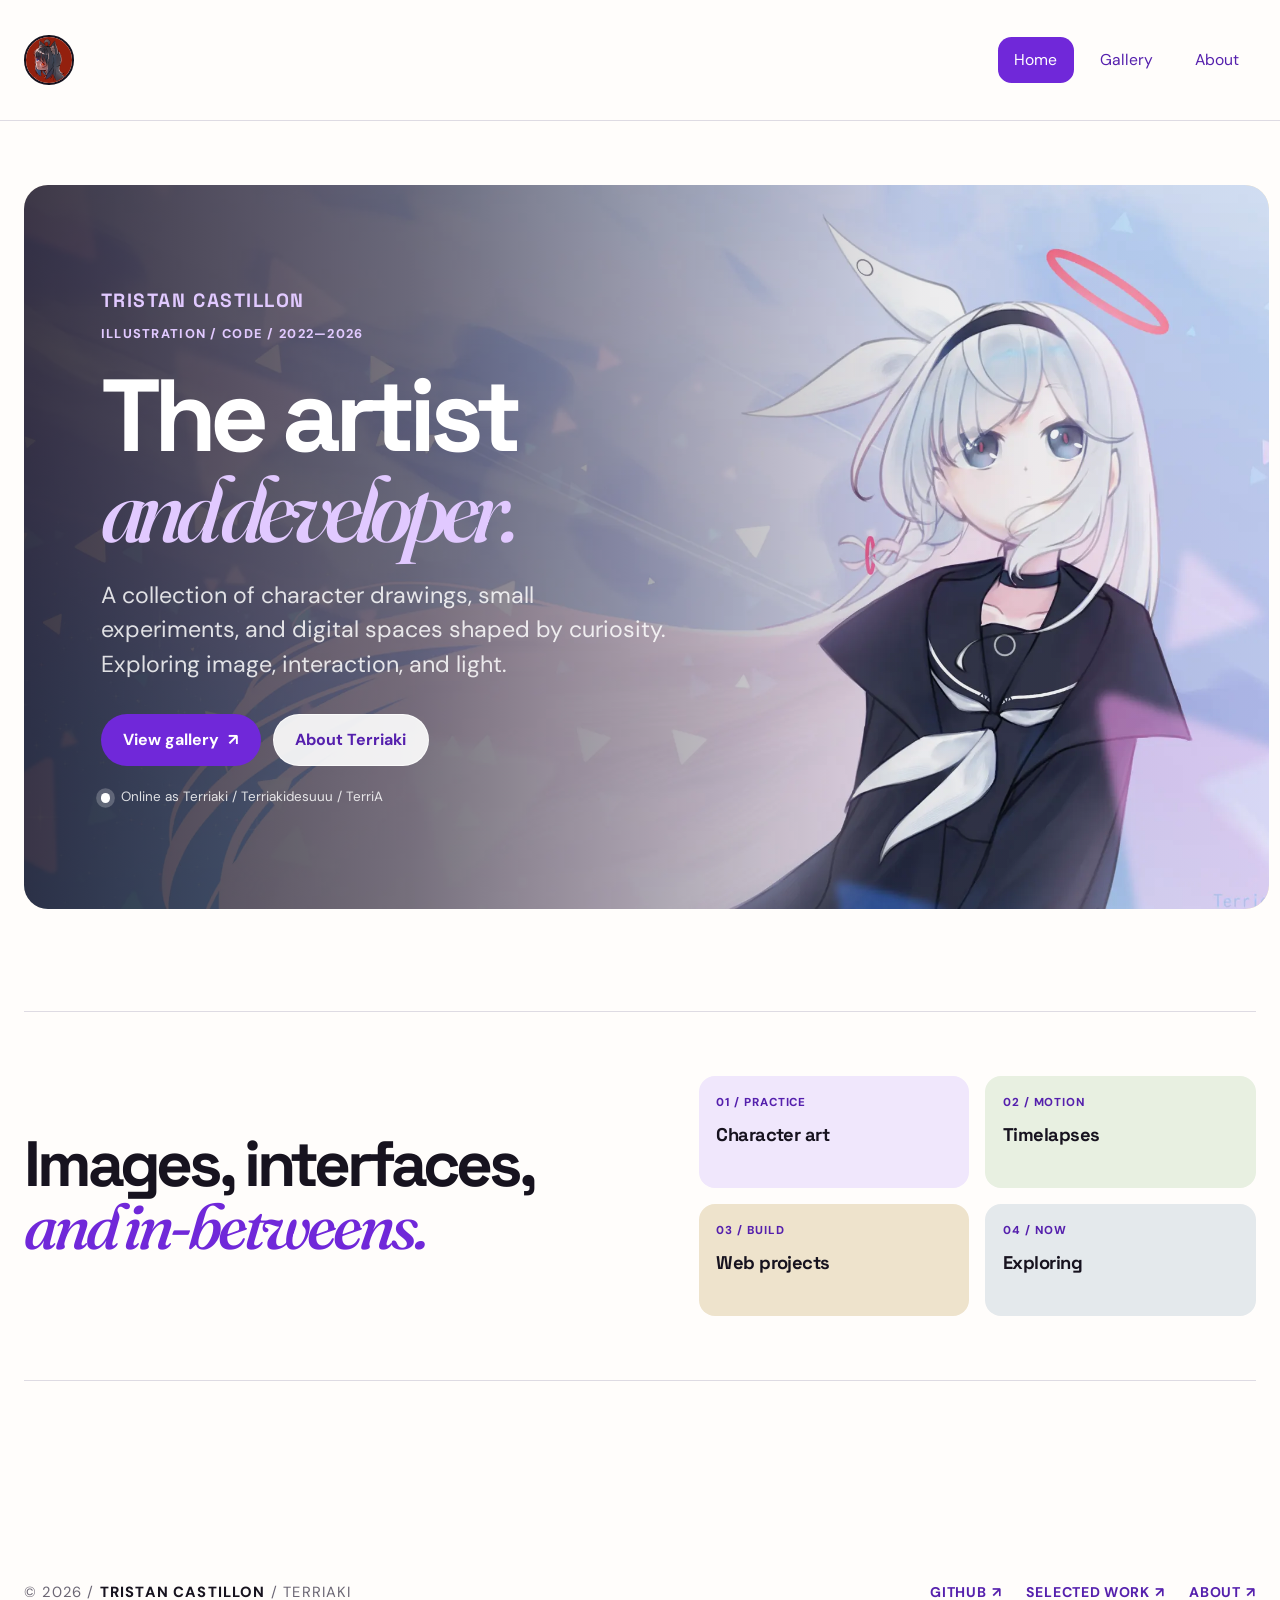
<file: index.html>
<!doctype html>
<html lang="en">
  <head>
    <meta charset="UTF-8" />
    <meta name="viewport" content="width=device-width, initial-scale=1" />
    <meta name="theme-color" content="#fffdfb" />
    <meta name="author" content="Tristan Castillon" />
    <meta name="description" content="Terriaki's art and web portfolio: character illustration, doodles, timelapses, and playful digital projects." />
    <meta name="robots" content="index, follow, max-image-preview:large" />
    <link rel="canonical" href="https://terriakidesu.github.io/portfolio/" />
    <link rel="icon" href="assets/brand/favicon.svg" type="image/svg+xml" />
    <link rel="preconnect" href="https://fonts.googleapis.com" />
    <link rel="preconnect" href="https://fonts.gstatic.com" crossorigin />
    <link href="https://fonts.googleapis.com/css2?family=DM+Sans:wght@400;500;600;700;800&family=Fraunces:opsz,wght@9..144,500&family=Space+Grotesk:wght@500;600;700&display=swap" rel="stylesheet" />
    <link rel="stylesheet" href="css/base.css" />
    <link rel="stylesheet" href="css/components.css" />
    <link rel="stylesheet" href="css/pages.css" />
    <title>Tristan Castillon / Terriaki — Art, Motion &amp; Web Experiments</title>
    <meta property="og:type" content="website" />
    <meta property="og:site_name" content="Terriaki" />
    <meta property="og:title" content="Tristan Castillon / Terriaki — Art, Motion &amp; Web Experiments" />
    <meta property="og:description" content="Character illustration, doodles, timelapses, and playful digital projects by Terriaki." />
    <meta property="og:url" content="https://terriakidesu.github.io/portfolio/" />
    <meta property="og:image" content="https://terriakidesu.github.io/portfolio/assets/optimized/artworks/plana-bg.webp" />
    <meta property="og:image:alt" content="Illustration of Plana from Blue Archive against a pale blue background" />
    <meta name="twitter:card" content="summary_large_image" />
    <meta name="twitter:title" content="Tristan Castillon / Terriaki — Art, Motion &amp; Web Experiments" />
    <meta name="twitter:description" content="Character illustration, doodles, timelapses, and playful digital projects by Terriaki." />
    <meta name="twitter:image" content="https://terriakidesu.github.io/portfolio/assets/optimized/artworks/plana-bg.webp" />
    <script type="application/ld+json">
      {
        "@context": "https://schema.org",
        "@type": "Person",
        "name": "Tristan Castillon",
        "alternateName": ["Terriaki", "Terriakidesuuu", "TerriA"],
        "url": "https://terriakidesu.github.io/portfolio/",
        "sameAs": ["https://github.com/Terriakidesu"],
        "jobTitle": "Illustrator and developer",
        "knowsAbout": ["Character illustration", "Digital art", "Web development", "Motion studies"]
      }
    </script>
  </head>
  <body>
    <a class="skip-link" href="#main">Skip to content</a>

    <header class="site-header">
      <div class="container header-inner">
        <a class="brand-mark" href="index.html" aria-label="Terriaki home">
          <img class="brand-logo" src="assets/optimized/profile/profile-avatar.webp" alt="" aria-hidden="true" width="1200" height="1200" />
        </a>
        <nav class="site-nav" aria-label="Primary navigation">
          <a class="nav-link" href="index.html" aria-current="page">Home</a>
          <a class="nav-link" href="gallery.html">Gallery</a>
          <a class="nav-link" href="about.html">About</a>
        </nav>
      </div>
    </header>

    <main id="main" class="page-main">
      <section class="hero hero--overlay container reveal-on-load" aria-labelledby="hero-title">
        <div class="hero__frame">
          <img class="hero__image" src="assets/optimized/artworks/plana-bg.webp" alt="Illustration of Plana from Blue Archive against a pale blue background" width="2200" height="1238" fetchpriority="high" />
          <span class="hero__shade" aria-hidden="true"></span>
          <div class="hero__copy">
            <p class="hero__identity">Tristan Castillon</p>
            <p class="eyebrow">ILLUSTRATION / CODE / 2022—2026</p>
            <h1 id="hero-title">The artist <em>and developer.</em></h1>
            <p class="hero__lede">A collection of character drawings, small experiments, and digital spaces shaped by curiosity. Exploring image, interaction, and light.</p>
            <div class="button-row">
              <a class="button" href="gallery.html">View gallery <span aria-hidden="true">↗</span></a>
              <a class="button button--soft" href="about.html">About Terriaki</a>
            </div>
            <p class="hero__note"><span class="hero__note-dot" aria-hidden="true"></span> Online as Terriaki / Terriakidesuuu / TerriA</p>
          </div>
        </div>
      </section>

      <section class="home-index container" aria-labelledby="index-title">
        <div class="home-index__inner">
          <h2 id="index-title" class="home-index__title">Images, interfaces, <em>and in-betweens.</em></h2>
          <dl class="home-index__list">
            <div class="home-index__item">
              <dt>01 / Practice</dt>
              <dd>Character art</dd>
            </div>
            <div class="home-index__item">
              <dt>02 / Motion</dt>
              <dd>Timelapses</dd>
            </div>
            <div class="home-index__item">
              <dt>03 / Build</dt>
              <dd>Web projects</dd>
            </div>
            <div class="home-index__item">
              <dt>04 / Now</dt>
              <dd>Exploring</dd>
            </div>
          </dl>
        </div>
      </section>
    </main>

    <footer class="site-footer">
      <div class="container footer-inner">
        <p class="footer-copy">© <span data-current-year>2026</span> / <strong>Tristan Castillon</strong> / Terriaki</p>
        <div class="footer-links" aria-label="Social links">
          <a class="footer-link" href="https://github.com/Terriakidesu">GitHub</a>
          <a class="footer-link" href="gallery.html">Selected work</a>
          <a class="footer-link" href="about.html">About</a>
        </div>
      </div>
    </footer>

    <script src="js/site.js" defer></script>
  </body>
</html>
</file>
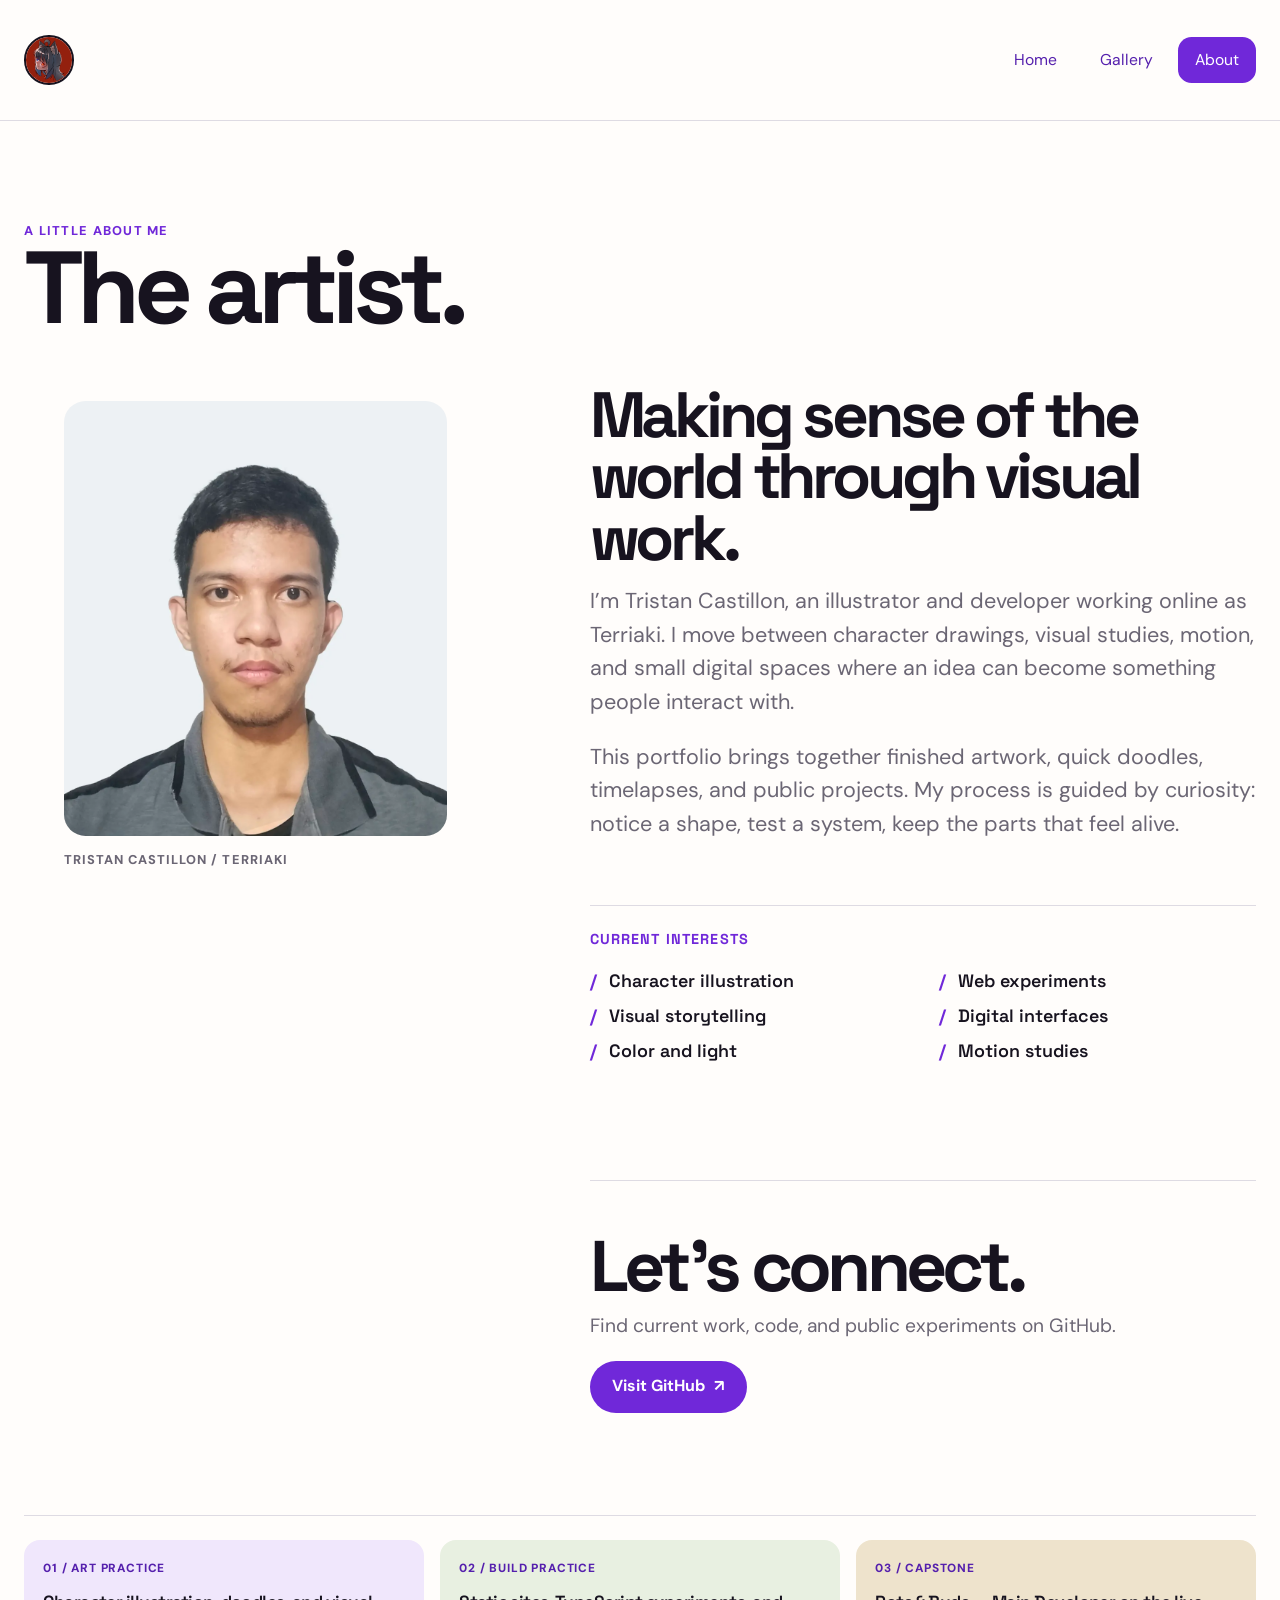
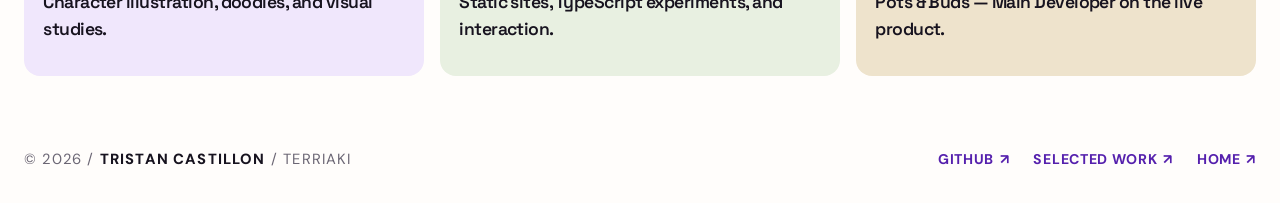
<file: about.html>
<!doctype html>
<html lang="en">
  <head>
    <meta charset="UTF-8" />
    <meta name="viewport" content="width=device-width, initial-scale=1" />
    <meta name="theme-color" content="#fffdfb" />
    <meta name="author" content="Tristan Castillon" />
    <meta name="description" content="Learn about Tristan Castillon, known online as Terriaki: an illustrator and developer working across character art, motion, and the web." />
    <meta name="robots" content="index, follow, max-image-preview:large" />
    <link rel="canonical" href="https://terriakidesu.github.io/portfolio/about.html" />
    <link rel="icon" href="assets/brand/favicon.svg" type="image/svg+xml" />
    <link rel="preconnect" href="https://fonts.googleapis.com" />
    <link rel="preconnect" href="https://fonts.gstatic.com" crossorigin />
    <link href="https://fonts.googleapis.com/css2?family=DM+Sans:wght@400;500;600;700;800&family=Fraunces:opsz,wght@9..144,500&family=Space+Grotesk:wght@500;600;700&display=swap" rel="stylesheet" />
    <link rel="stylesheet" href="css/base.css" />
    <link rel="stylesheet" href="css/components.css" />
    <link rel="stylesheet" href="css/pages.css" />
    <title>About Tristan Castillon / Terriaki</title>
    <meta property="og:type" content="profile" />
    <meta property="og:site_name" content="Terriaki" />
    <meta property="og:title" content="About Tristan Castillon / Terriaki" />
    <meta property="og:description" content="An illustrator and developer working online as Terriaki across character art, motion, and the web." />
    <meta property="og:url" content="https://terriakidesu.github.io/portfolio/about.html" />
    <meta property="og:image" content="https://terriakidesu.github.io/portfolio/assets/optimized/profile/profile-irl.webp" />
    <meta property="og:image:alt" content="Portrait of Tristan Castillon" />
    <meta name="twitter:card" content="summary_large_image" />
    <meta name="twitter:title" content="About Tristan Castillon / Terriaki" />
    <meta name="twitter:description" content="An illustrator and developer working online as Terriaki across character art, motion, and the web." />
    <meta name="twitter:image" content="https://terriakidesu.github.io/portfolio/assets/optimized/profile/profile-irl.webp" />
    <script type="application/ld+json">
      {
        "@context": "https://schema.org",
        "@type": "Person",
        "name": "Tristan Castillon",
        "alternateName": ["Terriaki", "Terriakidesuuu", "TerriA"],
        "url": "https://terriakidesu.github.io/portfolio/about.html",
        "sameAs": ["https://github.com/Terriakidesu"],
        "jobTitle": "Illustrator and developer",
        "image": "https://terriakidesu.github.io/portfolio/assets/optimized/profile/profile-irl.webp"
      }
    </script>
  </head>
  <body>
    <a class="skip-link" href="#main">Skip to content</a>

    <header class="site-header">
      <div class="container header-inner">
        <a class="brand-mark" href="index.html" aria-label="Terriaki home">
          <img class="brand-logo" src="assets/optimized/profile/profile-avatar.webp" alt="" aria-hidden="true" width="1200" height="1200" />
        </a>
        <nav class="site-nav" aria-label="Primary navigation">
          <a class="nav-link" href="index.html">Home</a>
          <a class="nav-link" href="gallery.html">Gallery</a>
          <a class="nav-link" href="about.html" aria-current="page">About</a>
        </nav>
      </div>
    </header>

    <main id="main" class="page-main">
      <section class="about-page container" aria-labelledby="about-title">
        <div class="about-intro reveal-on-load">
          <p class="eyebrow">A LITTLE ABOUT ME</p>
          <h1 id="about-title">The artist.</h1>
        </div>

        <div class="about-feature">
          <figure class="about-portrait">
            <div class="about-portrait__frame">
              <img src="assets/optimized/profile/profile-irl.webp" alt="Portrait of Tristan Castillon" width="1200" height="1200" loading="eager" />
            </div>
            <figcaption>Tristan Castillon / Terriaki</figcaption>
          </figure>

          <div class="about-copy">
            <h2>Making sense of the world through visual work.</h2>
            <p>I’m Tristan Castillon, an illustrator and developer working online as Terriaki. I move between character drawings, visual studies, motion, and small digital spaces where an idea can become something people interact with.</p>
            <p>This portfolio brings together finished artwork, quick doodles, timelapses, and public projects. My process is guided by curiosity: notice a shape, test a system, keep the parts that feel alive.</p>

            <section class="interests" aria-labelledby="interests-title">
              <h3 id="interests-title">Current interests</h3>
              <ul class="interest-list">
                <li>Character illustration</li>
                <li>Web experiments</li>
                <li>Visual storytelling</li>
                <li>Digital interfaces</li>
                <li>Color and light</li>
                <li>Motion studies</li>
              </ul>
            </section>

            <section class="connect" aria-labelledby="connect-title">
              <h2 id="connect-title">Let’s connect.</h2>
              <p>Find current work, code, and public experiments on GitHub.</p>
              <a class="button" href="https://github.com/Terriakidesu">Visit GitHub <span aria-hidden="true">↗</span></a>
            </section>
          </div>
        </div>

        <section class="credits" aria-label="Selected practice areas">
          <div class="credits__item">
            <small>01 / Art practice</small>
            <p>Character illustration, doodles, and visual studies.</p>
          </div>
          <div class="credits__item">
            <small>02 / Build practice</small>
            <p>Static sites, TypeScript experiments, and interaction.</p>
          </div>
          <div class="credits__item">
            <small>03 / Capstone</small>
            <p>Pots &amp; Buds — Main Developer on the live product.</p>
          </div>
        </section>
      </section>
    </main>

    <footer class="site-footer">
      <div class="container footer-inner">
        <p class="footer-copy">© <span data-current-year>2026</span> / <strong>Tristan Castillon</strong> / Terriaki</p>
        <div class="footer-links" aria-label="Social links">
          <a class="footer-link" href="https://github.com/Terriakidesu">GitHub</a>
          <a class="footer-link" href="gallery.html">Selected work</a>
          <a class="footer-link" href="index.html">Home</a>
        </div>
      </div>
    </footer>

    <script src="js/site.js" defer></script>
  </body>
</html>
</file>
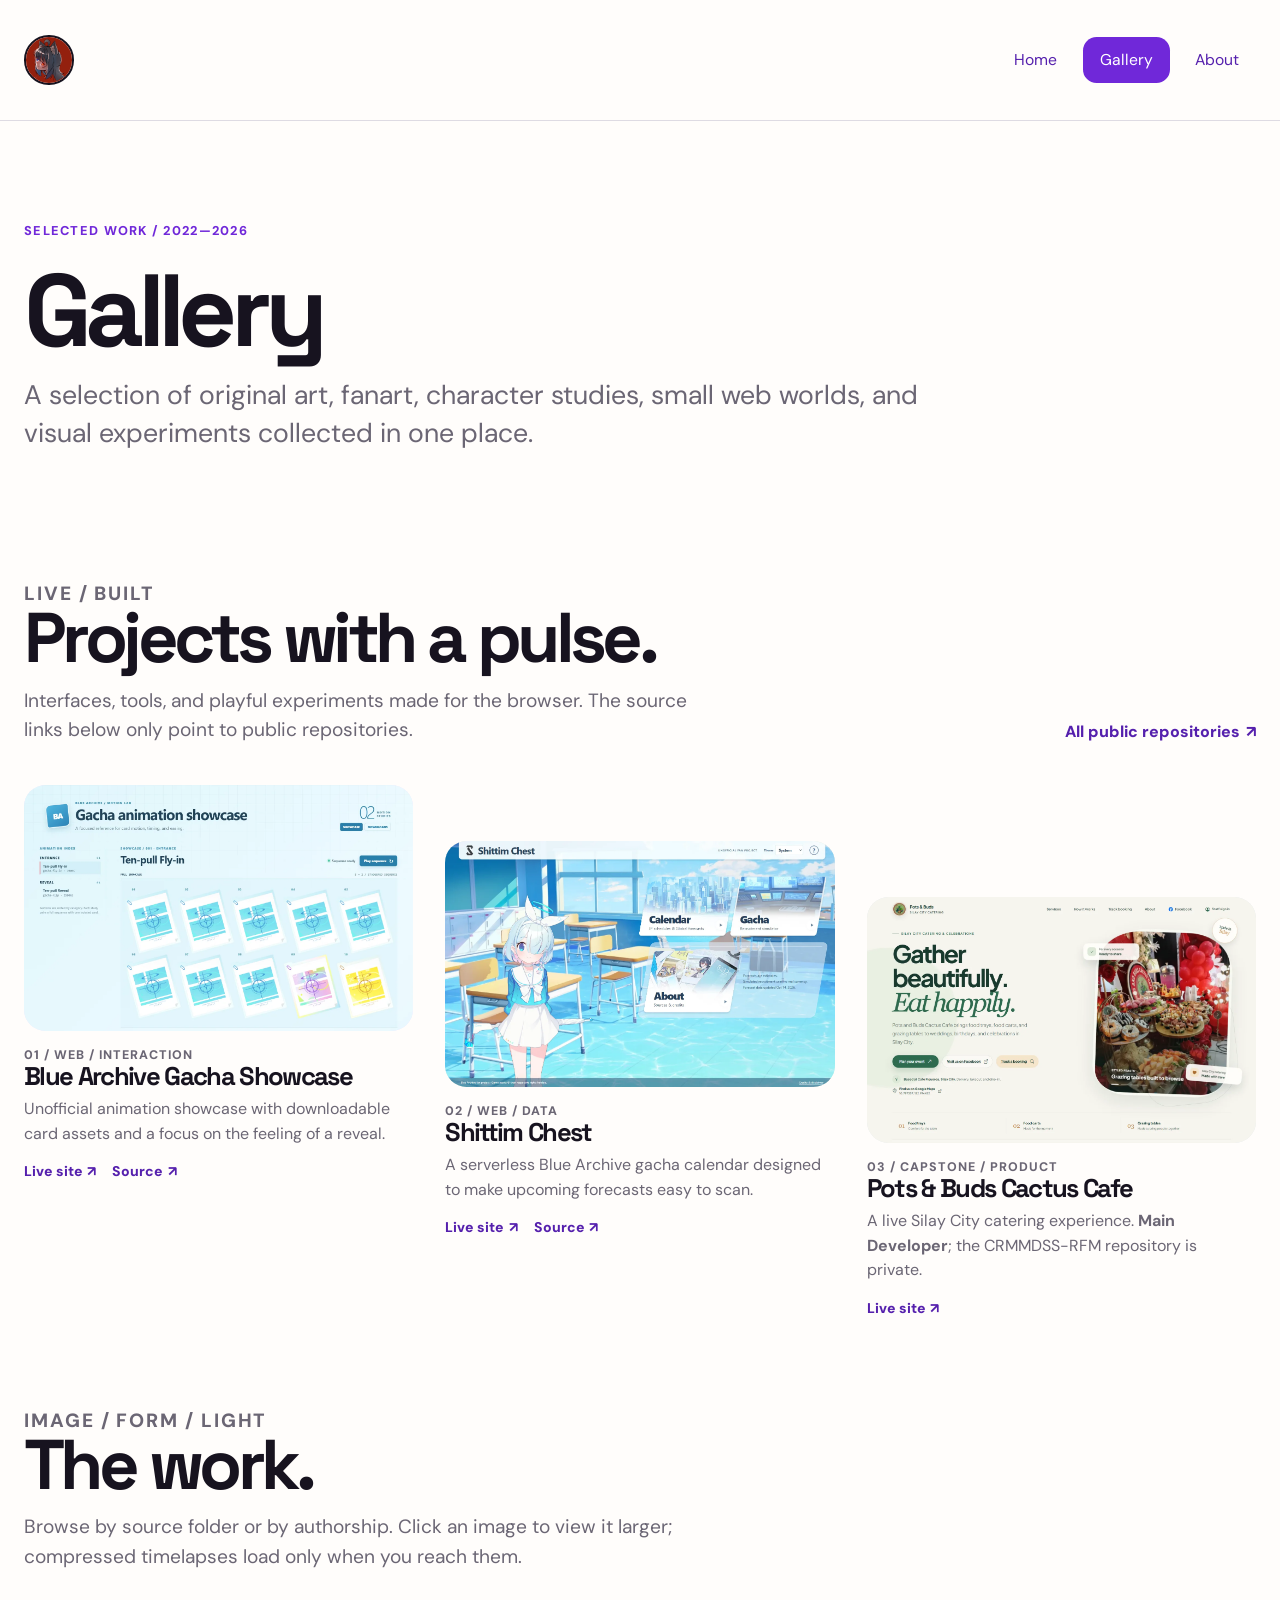
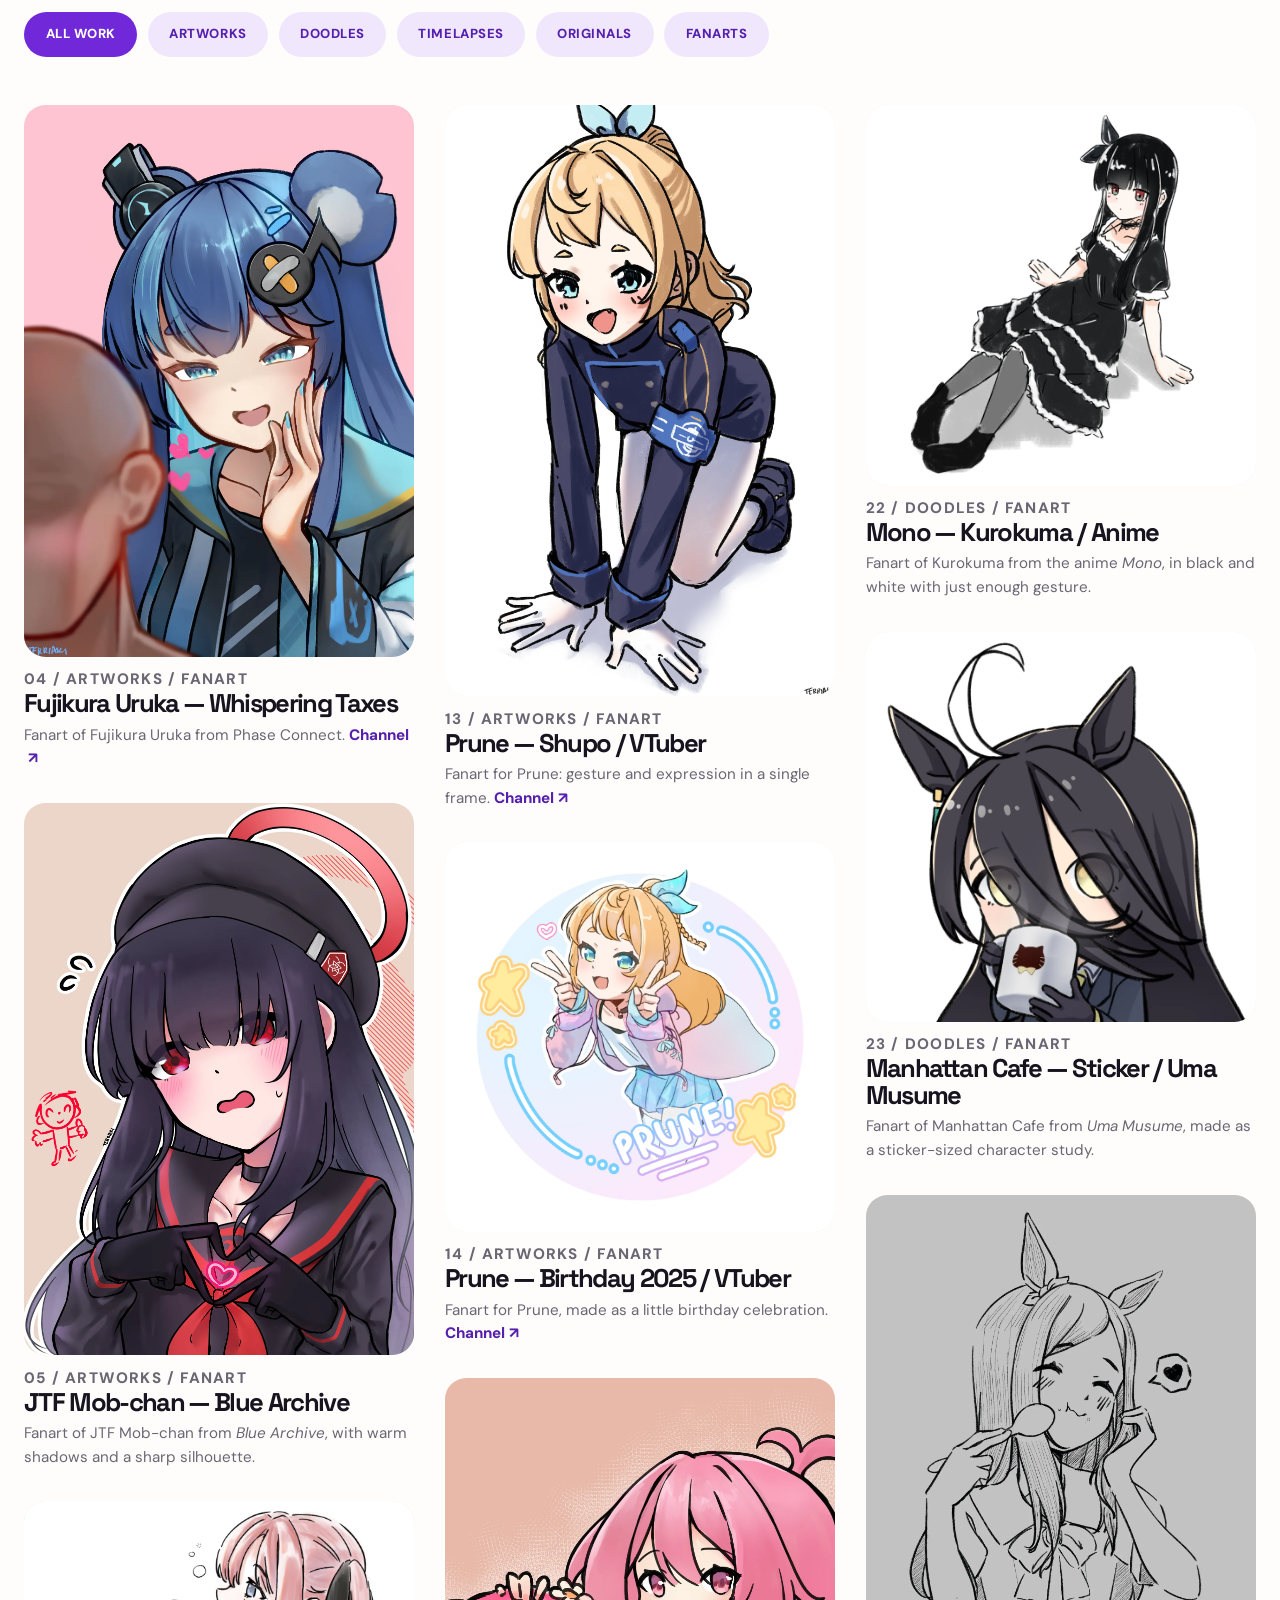
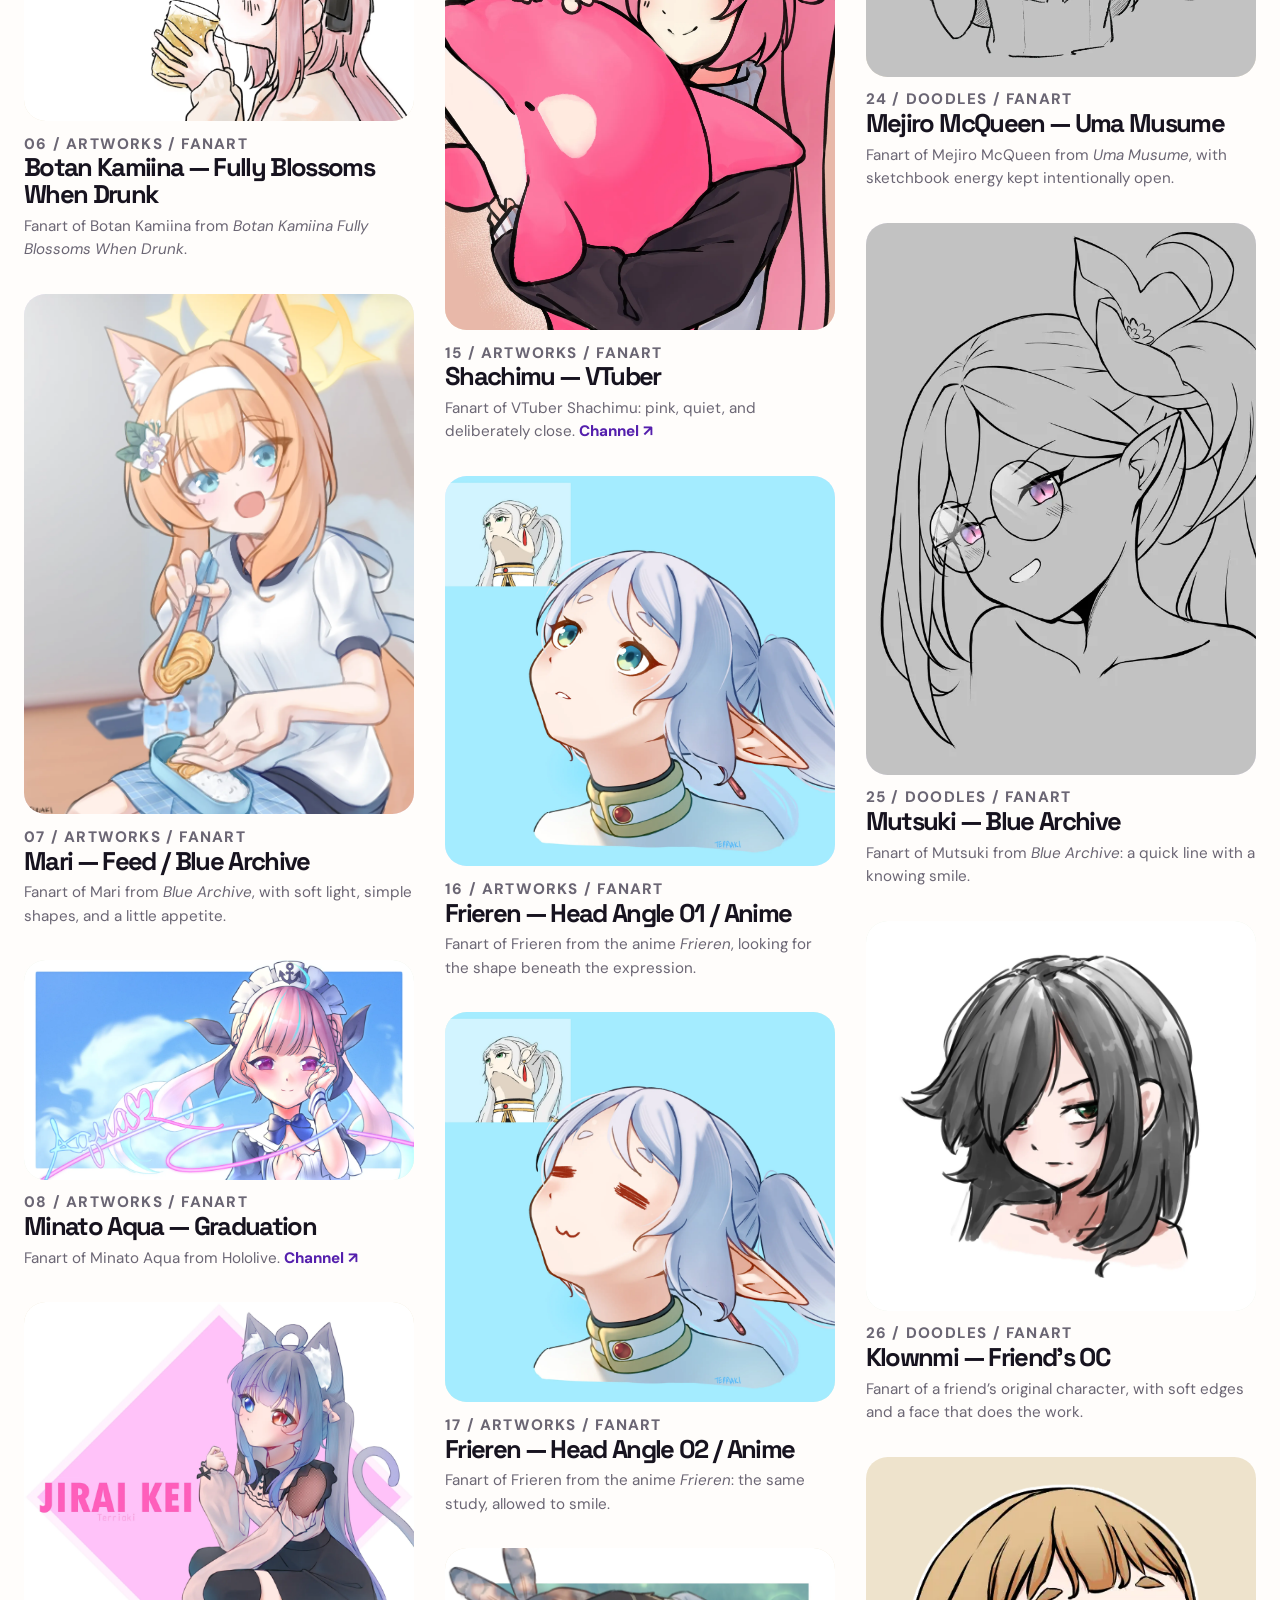
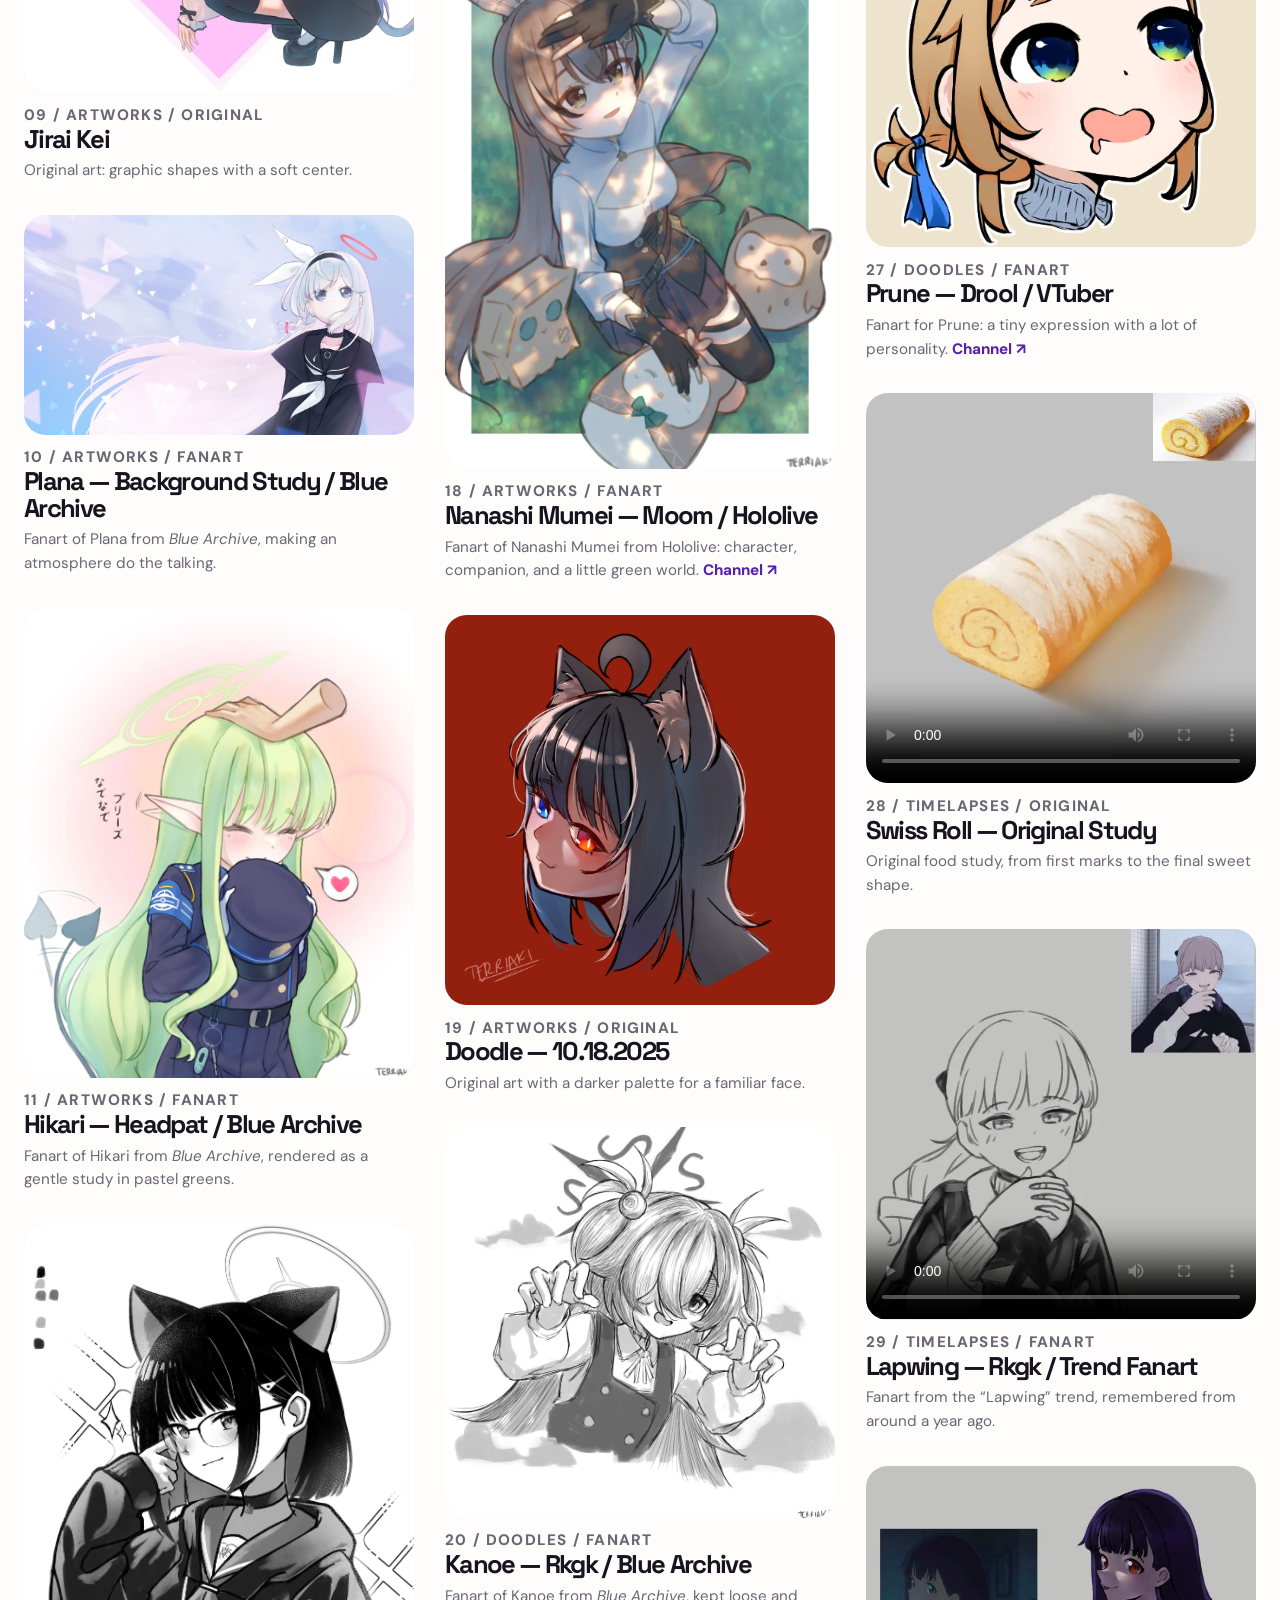
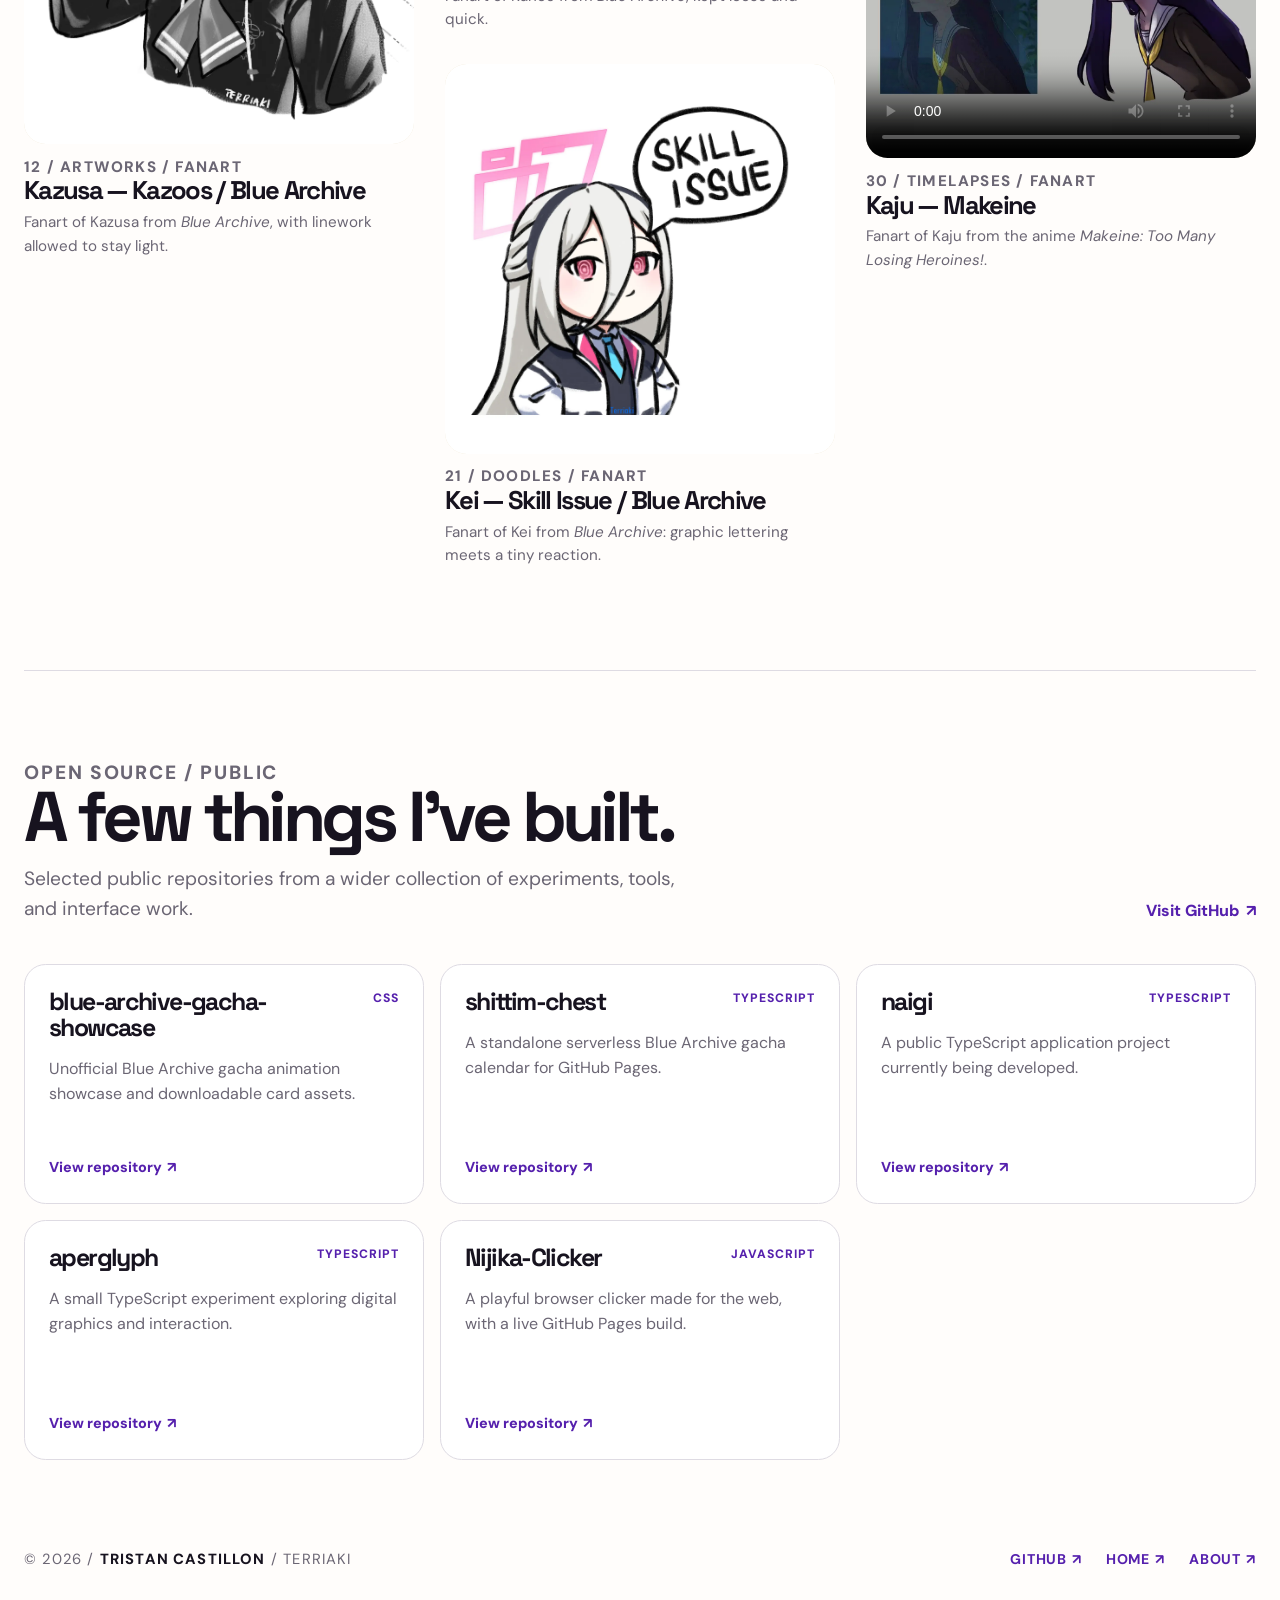
<file: gallery.html>
<!doctype html>
<html lang="en">
  <head>
    <meta charset="UTF-8" />
    <meta name="viewport" content="width=device-width, initial-scale=1" />
    <meta name="theme-color" content="#fffdfb" />
    <meta name="author" content="Tristan Castillon" />
    <meta name="description" content="Browse Terriaki's selected character illustrations, doodles, timelapses, and public web projects." />
    <meta name="robots" content="index, follow, max-image-preview:large" />
    <link rel="canonical" href="https://terriakidesu.github.io/portfolio/gallery.html" />
    <link rel="icon" href="assets/brand/favicon.svg" type="image/svg+xml" />
    <link rel="preconnect" href="https://fonts.googleapis.com" />
    <link rel="preconnect" href="https://fonts.gstatic.com" crossorigin />
    <link href="https://fonts.googleapis.com/css2?family=DM+Sans:wght@400;500;600;700;800&family=Fraunces:opsz,wght@9..144,500&family=Space+Grotesk:wght@500;600;700&display=swap" rel="stylesheet" />
    <link rel="stylesheet" href="css/base.css" />
    <link rel="stylesheet" href="css/components.css" />
    <link rel="stylesheet" href="css/pages.css" />
    <title>Gallery — Terriaki</title>
    <meta property="og:type" content="website" />
    <meta property="og:site_name" content="Terriaki" />
    <meta property="og:title" content="Gallery — Terriaki" />
    <meta property="og:description" content="Character illustrations, doodles, timelapses, and public web projects by Terriaki." />
    <meta property="og:url" content="https://terriakidesu.github.io/portfolio/gallery.html" />
    <meta property="og:image" content="https://terriakidesu.github.io/portfolio/assets/optimized/artworks/aqua-graduation.webp" />
    <meta property="og:image:alt" content="Colorful illustration from Terriaki's selected work" />
    <meta name="twitter:card" content="summary_large_image" />
    <meta name="twitter:title" content="Gallery — Terriaki" />
    <meta name="twitter:description" content="Character illustrations, doodles, timelapses, and public web projects by Terriaki." />
    <meta name="twitter:image" content="https://terriakidesu.github.io/portfolio/assets/optimized/artworks/aqua-graduation.webp" />
    <script type="application/ld+json">
      {
        "@context": "https://schema.org",
        "@type": "CollectionPage",
        "name": "Terriaki's gallery",
        "description": "Selected character illustrations, doodles, timelapses, and web projects by Terriaki.",
        "url": "https://terriakidesu.github.io/portfolio/gallery.html",
        "author": {
          "@type": "Person",
          "name": "Tristan Castillon",
          "alternateName": "Terriaki",
          "sameAs": "https://github.com/Terriakidesu"
        }
      }
    </script>
  </head>
  <body>
    <a class="skip-link" href="#main">Skip to content</a>

    <header class="site-header">
      <div class="container header-inner">
        <a class="brand-mark" href="index.html" aria-label="Terriaki home">
          <img class="brand-logo" src="assets/optimized/profile/profile-avatar.webp" alt="" aria-hidden="true" width="1200" height="1200" />
        </a>
        <nav class="site-nav" aria-label="Primary navigation">
          <a class="nav-link" href="index.html">Home</a>
          <a class="nav-link" href="gallery.html" aria-current="page">Gallery</a>
          <a class="nav-link" href="about.html">About</a>
        </nav>
      </div>
    </header>

    <main id="main" class="page-main">
      <section class="gallery-page container" aria-labelledby="gallery-title">
        <div class="page-intro reveal-on-load">
          <p class="eyebrow">SELECTED WORK / 2022—2026</p>
          <h1 id="gallery-title">Gallery</h1>
          <p class="lead">A selection of original art, fanart, character studies, small web worlds, and visual experiments collected in one place.</p>
        </div>

        <section class="projects-section" aria-labelledby="projects-title">
          <div class="section-heading">
            <div class="section-heading__copy">
              <p class="eyebrow">LIVE / BUILT</p>
              <h2 id="projects-title">Projects with a pulse.</h2>
              <p>Interfaces, tools, and playful experiments made for the browser. The source links below only point to public repositories.</p>
            </div>
            <div class="section-heading__action">
              <a class="text-link" href="https://github.com/Terriakidesu">All public repositories</a>
            </div>
          </div>

          <div class="project-grid">
            <article class="work-card">
              <a class="work-card__media" href="https://terriakidesu.github.io/blue-archive-gacha-showcase/" aria-label="Open Blue Archive Gacha Showcase">
                <img src="assets/optimized/projects/blue-archive-gacha-showcase.webp" alt="Screenshot of the Blue Archive Gacha animation showcase website" width="1425" height="900" loading="lazy" />
              </a>
              <div class="work-card__body">
                <p class="work-card__meta">01 / Web / Interaction</p>
                <h3>Blue Archive Gacha Showcase</h3>
                <p>Unofficial animation showcase with downloadable card assets and a focus on the feeling of a reveal.</p>
                <div class="project-links">
                  <a class="project-link" href="https://terriakidesu.github.io/blue-archive-gacha-showcase/">Live site</a>
                  <a class="project-link" href="https://github.com/Terriakidesu/blue-archive-gacha-showcase">Source</a>
                </div>
              </div>
            </article>

            <article class="work-card">
              <a class="work-card__media" href="https://terriakidesu.github.io/shittim-chest/" aria-label="Open Shittim Chest">
                <img src="assets/optimized/projects/shittim-chest.webp" alt="Screenshot of the Shittim Chest Blue Archive calendar website" width="1425" height="900" loading="lazy" />
              </a>
              <div class="work-card__body">
                <p class="work-card__meta">02 / Web / Data</p>
                <h3>Shittim Chest</h3>
                <p>A serverless Blue Archive gacha calendar designed to make upcoming forecasts easy to scan.</p>
                <div class="project-links">
                  <a class="project-link" href="https://terriakidesu.github.io/shittim-chest/">Live site</a>
                  <a class="project-link" href="https://github.com/Terriakidesu/shittim-chest">Source</a>
                </div>
              </div>
            </article>

            <article class="work-card">
              <a class="work-card__media" href="https://pots-and-buds.xyz/" aria-label="Open Pots and Buds Cactus Cafe website">
                <img src="assets/optimized/projects/pots-and-buds.webp" alt="Screenshot of the Pots and Buds Cactus Cafe catering website" width="1425" height="900" loading="lazy" />
              </a>
              <div class="work-card__body">
                <p class="work-card__meta">03 / Capstone / Product</p>
                <h3>Pots &amp; Buds Cactus Cafe</h3>
                <p>A live Silay City catering experience. <strong>Main Developer</strong>; the CRMMDSS-RFM repository is private.</p>
                <div class="project-links">
                  <a class="project-link" href="https://pots-and-buds.xyz/">Live site</a>
                </div>
              </div>
            </article>
          </div>
        </section>

        <section class="gallery-section" aria-labelledby="art-title">
          <div class="section-heading">
            <div class="section-heading__copy">
              <p class="eyebrow">IMAGE / FORM / LIGHT</p>
              <h2 id="art-title">The work.</h2>
              <p>Browse by source folder or by authorship. Click an image to view it larger; compressed timelapses load only when you reach them.</p>
            </div>
          </div>

          <div class="filter-list" role="group" aria-label="Filter gallery work">
            <button class="filter-button is-active" type="button" data-filter="all" aria-pressed="true">All work</button>
            <button class="filter-button" type="button" data-filter="artworks" aria-pressed="false">Artworks</button>
            <button class="filter-button" type="button" data-filter="doodles" aria-pressed="false">Doodles</button>
            <button class="filter-button" type="button" data-filter="timelapses" aria-pressed="false">Timelapses</button>
            <button class="filter-button" type="button" data-filter="originals" aria-pressed="false">Originals</button>
            <button class="filter-button" type="button" data-filter="fanarts" aria-pressed="false">Fanarts</button>
          </div>

          <div class="gallery-grid">
            <article class="gallery-card gallery-card--wide" data-category="artworks fanarts">
              <button class="gallery-card__media" type="button" data-lightbox-trigger data-lightbox-src="assets/optimized/artworks/uruka-whispering-taxes-20260403.webp" data-lightbox-alt="Pink-haired character holding a blue object" data-lightbox-title="Fujikura Uruka — Whispering Taxes">
                <img src="assets/optimized/artworks/uruka-whispering-taxes-20260403.webp" alt="Pink-haired character holding a blue object" width="1555" height="2200" loading="lazy" />
                <span class="gallery-card__expand">View larger</span>
              </button>
              <div class="gallery-card__body">
                <p class="gallery-card__meta">04 / Artworks / Fanart</p>
                <h3>Fujikura Uruka — Whispering Taxes</h3>
                <p>Fanart of Fujikura Uruka from Phase Connect. <a class="gallery-card__source" href="https://www.youtube.com/@FujikuraUruka">Channel</a></p>
              </div>
            </article>

            <article class="gallery-card gallery-card--portrait" data-category="artworks fanarts">
              <button class="gallery-card__media" type="button" data-lightbox-trigger data-lightbox-src="assets/optimized/artworks/jtf-mob-chan.webp" data-lightbox-alt="JTF Mob-chan from Blue Archive in dark red and black clothing" data-lightbox-title="JTF Mob-chan — Blue Archive">
                <img src="assets/optimized/artworks/jtf-mob-chan.webp" alt="JTF Mob-chan from Blue Archive in dark red and black clothing" width="1555" height="2200" loading="lazy" />
                <span class="gallery-card__expand">View larger</span>
              </button>
              <div class="gallery-card__body">
                <p class="gallery-card__meta">05 / Artworks / Fanart</p>
                <h3>JTF Mob-chan — Blue Archive</h3>
                <p>Fanart of JTF Mob-chan from <em>Blue Archive</em>, with warm shadows and a sharp silhouette.</p>
              </div>
            </article>

            <article class="gallery-card gallery-card--wide" data-category="artworks fanarts">
              <button class="gallery-card__media" type="button" data-lightbox-trigger data-lightbox-src="assets/optimized/artworks/kamiina-botan-042426.webp" data-lightbox-alt="Botan Kamiina drinking from a glass" data-lightbox-title="Botan Kamiina — 04.24.26">
                <img src="assets/optimized/artworks/kamiina-botan-042426.webp" alt="Botan Kamiina drinking from a glass" width="2200" height="1238" loading="lazy" />
                <span class="gallery-card__expand">View larger</span>
              </button>
              <div class="gallery-card__body">
                <p class="gallery-card__meta">06 / Artworks / Fanart</p>
                <h3>Botan Kamiina — Fully Blossoms When Drunk</h3>
                <p>Fanart of Botan Kamiina from <em>Botan Kamiina Fully Blossoms When Drunk</em>.</p>
              </div>
            </article>

            <article class="gallery-card gallery-card--portrait" data-category="artworks fanarts">
              <button class="gallery-card__media" type="button" data-lightbox-trigger data-lightbox-src="assets/optimized/artworks/mari-feed.webp" data-lightbox-alt="Cat-eared character sitting with a bowl" data-lightbox-title="Mari — Feed">
                <img src="assets/optimized/artworks/mari-feed.webp" alt="Cat-eared character sitting with a bowl" width="1650" height="2200" loading="lazy" />
                <span class="gallery-card__expand">View larger</span>
              </button>
              <div class="gallery-card__body">
                <p class="gallery-card__meta">07 / Artworks / Fanart</p>
                <h3>Mari — Feed / Blue Archive</h3>
                <p>Fanart of Mari from <em>Blue Archive</em>, with soft light, simple shapes, and a little appetite.</p>
              </div>
            </article>

            <article class="gallery-card gallery-card--wide" data-category="artworks fanarts">
              <button class="gallery-card__media" type="button" data-lightbox-trigger data-lightbox-src="assets/optimized/artworks/aqua-graduation.webp" data-lightbox-alt="Character in a bright graduation-themed scene under a blue sky" data-lightbox-title="Minato Aqua — Graduation">
                <img src="assets/optimized/artworks/aqua-graduation.webp" alt="Character in a bright graduation-themed scene under a blue sky" width="2200" height="1238" loading="lazy" />
                <span class="gallery-card__expand">View larger</span>
              </button>
              <div class="gallery-card__body">
                <p class="gallery-card__meta">08 / Artworks / Fanart</p>
                <h3>Minato Aqua — Graduation</h3>
                <p>Fanart of Minato Aqua from Hololive. <a class="gallery-card__source" href="https://www.youtube.com/@MinatoAqua">Channel</a></p>
              </div>
            </article>

            <article class="gallery-card gallery-card--portrait" data-category="artworks originals">
              <button class="gallery-card__media" type="button" data-lightbox-trigger data-lightbox-src="assets/optimized/artworks/jirai-kei.webp" data-lightbox-alt="Character in a black outfit with pink graphic shapes" data-lightbox-title="Jirai Kei">
                <img src="assets/optimized/artworks/jirai-kei.webp" alt="Character in a black outfit with pink graphic shapes" width="2200" height="2200" loading="lazy" />
                <span class="gallery-card__expand">View larger</span>
              </button>
              <div class="gallery-card__body">
                <p class="gallery-card__meta">09 / Artworks / Original</p>
                <h3>Jirai Kei</h3>
                <p>Original art: graphic shapes with a soft center.</p>
              </div>
            </article>

            <article class="gallery-card gallery-card--wide" data-category="artworks fanarts">
              <button class="gallery-card__media" type="button" data-lightbox-trigger data-lightbox-src="assets/optimized/artworks/plana-bg.webp" data-lightbox-alt="White-haired character against a pale blue background" data-lightbox-title="Plana — Background Study">
                <img src="assets/optimized/artworks/plana-bg.webp" alt="White-haired character against a pale blue background" width="2200" height="1238" loading="lazy" />
                <span class="gallery-card__expand">View larger</span>
              </button>
              <div class="gallery-card__body">
                <p class="gallery-card__meta">10 / Artworks / Fanart</p>
                <h3>Plana — Background Study / Blue Archive</h3>
                <p>Fanart of Plana from <em>Blue Archive</em>, making an atmosphere do the talking.</p>
              </div>
            </article>

            <article class="gallery-card gallery-card--portrait" data-category="artworks fanarts">
              <button class="gallery-card__media" type="button" data-lightbox-trigger data-lightbox-src="assets/optimized/artworks/hikari-headpat.webp" data-lightbox-alt="Green-haired character with a gentle expression" data-lightbox-title="Hikari — Headpat">
                <img src="assets/optimized/artworks/hikari-headpat.webp" alt="Green-haired character with a gentle expression" width="1824" height="2200" loading="lazy" />
                <span class="gallery-card__expand">View larger</span>
              </button>
              <div class="gallery-card__body">
                <p class="gallery-card__meta">11 / Artworks / Fanart</p>
                <h3>Hikari — Headpat / Blue Archive</h3>
                <p>Fanart of Hikari from <em>Blue Archive</em>, rendered as a gentle study in pastel greens.</p>
              </div>
            </article>

            <article class="gallery-card gallery-card--portrait" data-category="artworks fanarts">
              <button class="gallery-card__media" type="button" data-lightbox-trigger data-lightbox-src="assets/optimized/artworks/kazoos.webp" data-lightbox-alt="Kazusa from Blue Archive in a monochrome character drawing with a small halo" data-lightbox-title="Kazusa — Kazoos / Blue Archive">
                <img src="assets/optimized/artworks/kazoos.webp" alt="Kazusa from Blue Archive in a monochrome character drawing with a small halo" width="1650" height="2200" loading="lazy" />
                <span class="gallery-card__expand">View larger</span>
              </button>
              <div class="gallery-card__body">
                <p class="gallery-card__meta">12 / Artworks / Fanart</p>
                <h3>Kazusa — Kazoos / Blue Archive</h3>
                <p>Fanart of Kazusa from <em>Blue Archive</em>, with linework allowed to stay light.</p>
              </div>
            </article>

            <article class="gallery-card gallery-card--portrait" data-category="artworks fanarts">
              <button class="gallery-card__media" type="button" data-lightbox-trigger data-lightbox-src="assets/optimized/artworks/prune-shupo.webp" data-lightbox-alt="Blonde character in a blue sweater leaning forward" data-lightbox-title="Prune — Shupo">
                <img src="assets/optimized/artworks/prune-shupo.webp" alt="Blonde character in a blue sweater leaning forward" width="1451" height="2200" loading="lazy" />
                <span class="gallery-card__expand">View larger</span>
              </button>
              <div class="gallery-card__body">
                <p class="gallery-card__meta">13 / Artworks / Fanart</p>
                <h3>Prune — Shupo / VTuber</h3>
                <p>Fanart for Prune: gesture and expression in a single frame. <a class="gallery-card__source" href="https://www.youtube.com/@%E3%81%B7%E3%82%8A%E3%82%85%E3%81%AD">Channel</a></p>
              </div>
            </article>

            <article class="gallery-card gallery-card--portrait" data-category="artworks fanarts">
              <button class="gallery-card__media" type="button" data-lightbox-trigger data-lightbox-src="assets/optimized/artworks/prune-bday-2025.webp" data-lightbox-alt="Celebratory character illustration with colorful lettering" data-lightbox-title="Prune — Birthday 2025">
                <img src="assets/optimized/artworks/prune-bday-2025.webp" alt="Celebratory character illustration with colorful lettering" width="2200" height="2197" loading="lazy" />
                <span class="gallery-card__expand">View larger</span>
              </button>
              <div class="gallery-card__body">
                <p class="gallery-card__meta">14 / Artworks / Fanart</p>
                <h3>Prune — Birthday 2025 / VTuber</h3>
                <p>Fanart for Prune, made as a little birthday celebration. <a class="gallery-card__source" href="https://www.youtube.com/@%E3%81%B7%E3%82%8A%E3%82%85%E3%81%AD">Channel</a></p>
              </div>
            </article>

            <article class="gallery-card gallery-card--portrait" data-category="artworks fanarts">
              <button class="gallery-card__media" type="button" data-lightbox-trigger data-lightbox-src="assets/optimized/artworks/shachimu.webp" data-lightbox-alt="Pink-haired character resting against a pink background" data-lightbox-title="Shachimu">
                <img src="assets/optimized/artworks/shachimu.webp" alt="Pink-haired character resting against a pink background" width="1555" height="2200" loading="lazy" />
                <span class="gallery-card__expand">View larger</span>
              </button>
              <div class="gallery-card__body">
                <p class="gallery-card__meta">15 / Artworks / Fanart</p>
                <h3>Shachimu — VTuber</h3>
                <p>Fanart of VTuber Shachimu: pink, quiet, and deliberately close. <a class="gallery-card__source" href="https://www.youtube.com/@ShachiToo">Channel</a></p>
              </div>
            </article>

            <article class="gallery-card gallery-card--wide" data-category="artworks fanarts">
              <button class="gallery-card__media" type="button" data-lightbox-trigger data-lightbox-src="assets/optimized/artworks/frieren-head-angle-1.webp" data-lightbox-alt="Blue-haired character looking upward" data-lightbox-title="Frieren — Head Angle 01">
                <img src="assets/optimized/artworks/frieren-head-angle-1.webp" alt="Blue-haired character looking upward" width="2200" height="2200" loading="lazy" />
                <span class="gallery-card__expand">View larger</span>
              </button>
              <div class="gallery-card__body">
                <p class="gallery-card__meta">16 / Artworks / Fanart</p>
                <h3>Frieren — Head Angle 01 / Anime</h3>
                <p>Fanart of Frieren from the anime <em>Frieren</em>, looking for the shape beneath the expression.</p>
              </div>
            </article>

            <article class="gallery-card gallery-card--wide" data-category="artworks fanarts">
              <button class="gallery-card__media" type="button" data-lightbox-trigger data-lightbox-src="assets/optimized/artworks/frieren-head-angle-2.webp" data-lightbox-alt="Blue-haired character with a playful closed-eye expression" data-lightbox-title="Frieren — Head Angle 02">
                <img src="assets/optimized/artworks/frieren-head-angle-2.webp" alt="Blue-haired character with a playful closed-eye expression" width="2200" height="2200" loading="lazy" />
                <span class="gallery-card__expand">View larger</span>
              </button>
              <div class="gallery-card__body">
                <p class="gallery-card__meta">17 / Artworks / Fanart</p>
                <h3>Frieren — Head Angle 02 / Anime</h3>
                <p>Fanart of Frieren from the anime <em>Frieren</em>: the same study, allowed to smile.</p>
              </div>
            </article>

            <article class="gallery-card gallery-card--wide" data-category="artworks fanarts">
              <button class="gallery-card__media" type="button" data-lightbox-trigger data-lightbox-src="assets/optimized/artworks/moom.webp" data-lightbox-alt="Nanashi Mumei from Hololive in a soft green scene" data-lightbox-title="Nanashi Mumei — Moom / Hololive">
                <img src="assets/optimized/artworks/moom.webp" alt="Nanashi Mumei from Hololive in a soft green scene" width="1650" height="2200" loading="lazy" />
                <span class="gallery-card__expand">View larger</span>
              </button>
              <div class="gallery-card__body">
                <p class="gallery-card__meta">18 / Artworks / Fanart</p>
                <h3>Nanashi Mumei — Moom / Hololive</h3>
                <p>Fanart of Nanashi Mumei from Hololive: character, companion, and a little green world. <a class="gallery-card__source" href="https://www.youtube.com/@NanashiMumei">Channel</a></p>
              </div>
            </article>

            <article class="gallery-card gallery-card--portrait" data-category="artworks originals">
              <button class="gallery-card__media" type="button" data-lightbox-trigger data-lightbox-src="assets/optimized/artworks/doodle-10182025.webp" data-lightbox-alt="Dark-haired cat-eared character against a red background" data-lightbox-title="Doodle — 10.18.2025">
                <img src="assets/optimized/artworks/doodle-10182025.webp" alt="Dark-haired cat-eared character against a red background" width="2200" height="2200" loading="lazy" />
                <span class="gallery-card__expand">View larger</span>
              </button>
              <div class="gallery-card__body">
                <p class="gallery-card__meta">19 / Artworks / Original</p>
                <h3>Doodle — 10.18.2025</h3>
                <p>Original art with a darker palette for a familiar face.</p>
              </div>
            </article>

            <article class="gallery-card gallery-card--wide" data-category="doodles fanarts">
              <button class="gallery-card__media" type="button" data-lightbox-trigger data-lightbox-src="assets/optimized/doodles/kanoe-rkgk.webp" data-lightbox-alt="Kanoe from Blue Archive in a loose monochrome sketch" data-lightbox-title="Kanoe — Rkgk / Blue Archive">
                <img src="assets/optimized/doodles/kanoe-rkgk.webp" alt="Kanoe from Blue Archive in a loose monochrome sketch" width="2200" height="2200" loading="lazy" />
                <span class="gallery-card__expand">View larger</span>
              </button>
              <div class="gallery-card__body">
                <p class="gallery-card__meta">20 / Doodles / Fanart</p>
                <h3>Kanoe — Rkgk / Blue Archive</h3>
                <p>Fanart of Kanoe from <em>Blue Archive</em>, kept loose and quick.</p>
              </div>
            </article>

            <article class="gallery-card gallery-card--wide" data-category="doodles fanarts">
              <button class="gallery-card__media" type="button" data-lightbox-trigger data-lightbox-src="assets/optimized/doodles/kei-skill-issue-bg.webp" data-lightbox-alt="Kei from Blue Archive with a skill issue speech bubble" data-lightbox-title="Kei — Skill Issue / Blue Archive">
                <img src="assets/optimized/doodles/kei-skill-issue-bg.webp" alt="Kei from Blue Archive with a skill issue speech bubble" width="2200" height="2200" loading="lazy" />
                <span class="gallery-card__expand">View larger</span>
              </button>
              <div class="gallery-card__body">
                <p class="gallery-card__meta">21 / Doodles / Fanart</p>
                <h3>Kei — Skill Issue / Blue Archive</h3>
                <p>Fanart of Kei from <em>Blue Archive</em>: graphic lettering meets a tiny reaction.</p>
              </div>
            </article>

            <article class="gallery-card gallery-card--portrait" data-category="doodles fanarts">
              <button class="gallery-card__media" type="button" data-lightbox-trigger data-lightbox-src="assets/optimized/doodles/mono-kurokuma.webp" data-lightbox-alt="Kurokuma from the anime Mono seated in a black outfit" data-lightbox-title="Mono — Kurokuma">
                <img src="assets/optimized/doodles/mono-kurokuma.webp" alt="Kurokuma from the anime Mono seated in a black outfit" width="2200" height="2147" loading="lazy" />
                <span class="gallery-card__expand">View larger</span>
              </button>
              <div class="gallery-card__body">
                <p class="gallery-card__meta">22 / Doodles / Fanart</p>
                <h3>Mono — Kurokuma / Anime</h3>
                <p>Fanart of Kurokuma from the anime <em>Mono</em>, in black and white with just enough gesture.</p>
              </div>
            </article>

            <article class="gallery-card gallery-card--portrait" data-category="doodles fanarts">
              <button class="gallery-card__media" type="button" data-lightbox-trigger data-lightbox-src="assets/optimized/doodles/manhattan-cafe-sticker.webp" data-lightbox-alt="Manhattan Cafe from Uma Musume holding a small coffee cup" data-lightbox-title="Manhattan Cafe — Sticker / Uma Musume">
                <img src="assets/optimized/doodles/manhattan-cafe-sticker.webp" alt="Manhattan Cafe from Uma Musume holding a small coffee cup" width="2000" height="2000" loading="lazy" />
                <span class="gallery-card__expand">View larger</span>
              </button>
              <div class="gallery-card__body">
                <p class="gallery-card__meta">23 / Doodles / Fanart</p>
                <h3>Manhattan Cafe — Sticker / Uma Musume</h3>
                <p>Fanart of Manhattan Cafe from <em>Uma Musume</em>, made as a sticker-sized character study.</p>
              </div>
            </article>

            <article class="gallery-card gallery-card--portrait" data-category="doodles fanarts">
              <button class="gallery-card__media" type="button" data-lightbox-trigger data-lightbox-src="assets/optimized/doodles/mcqueen.webp" data-lightbox-alt="Mejiro McQueen from Uma Musume in a light pencil sketch" data-lightbox-title="Mejiro McQueen — Uma Musume">
                <img src="assets/optimized/doodles/mcqueen.webp" alt="Mejiro McQueen from Uma Musume in a light pencil sketch" width="1782" height="2200" loading="lazy" />
                <span class="gallery-card__expand">View larger</span>
              </button>
              <div class="gallery-card__body">
                <p class="gallery-card__meta">24 / Doodles / Fanart</p>
                <h3>Mejiro McQueen — Uma Musume</h3>
                <p>Fanart of Mejiro McQueen from <em>Uma Musume</em>, with sketchbook energy kept intentionally open.</p>
              </div>
            </article>

            <article class="gallery-card gallery-card--portrait" data-category="doodles fanarts">
              <button class="gallery-card__media" type="button" data-lightbox-trigger data-lightbox-src="assets/optimized/doodles/mutsuki.webp" data-lightbox-alt="Mutsuki from Blue Archive in a loose line drawing" data-lightbox-title="Mutsuki — Blue Archive">
                <img src="assets/optimized/doodles/mutsuki.webp" alt="Mutsuki from Blue Archive in a loose line drawing" width="1554" height="2200" loading="lazy" />
                <span class="gallery-card__expand">View larger</span>
              </button>
              <div class="gallery-card__body">
                <p class="gallery-card__meta">25 / Doodles / Fanart</p>
                <h3>Mutsuki — Blue Archive</h3>
                <p>Fanart of Mutsuki from <em>Blue Archive</em>: a quick line with a knowing smile.</p>
              </div>
            </article>

            <article class="gallery-card gallery-card--wide" data-category="doodles fanarts">
              <button class="gallery-card__media" type="button" data-lightbox-trigger data-lightbox-src="assets/optimized/doodles/klownmi-2.webp" data-lightbox-alt="Portrait of a friend's original character in soft gray tones" data-lightbox-title="Klownmi — Friend's OC">
                <img src="assets/optimized/doodles/klownmi-2.webp" alt="Portrait of a friend's original character in soft gray tones" width="2200" height="2200" loading="lazy" />
                <span class="gallery-card__expand">View larger</span>
              </button>
              <div class="gallery-card__body">
                <p class="gallery-card__meta">26 / Doodles / Fanart</p>
                <h3>Klownmi — Friend’s OC</h3>
                <p>Fanart of a friend’s original character, with soft edges and a face that does the work.</p>
              </div>
            </article>

            <article class="gallery-card gallery-card--portrait" data-category="doodles fanarts">
              <button class="gallery-card__media" type="button" data-lightbox-trigger data-lightbox-src="assets/optimized/doodles/prune-drool.webp" data-lightbox-alt="Small colorful character face with blue eyes" data-lightbox-title="Prune — Drool">
                <img src="assets/optimized/doodles/prune-drool.webp" alt="Small colorful character face with blue eyes" width="512" height="512" loading="lazy" />
                <span class="gallery-card__expand">View larger</span>
              </button>
              <div class="gallery-card__body">
                <p class="gallery-card__meta">27 / Doodles / Fanart</p>
                <h3>Prune — Drool / VTuber</h3>
                <p>Fanart for Prune: a tiny expression with a lot of personality. <a class="gallery-card__source" href="https://www.youtube.com/@%E3%81%B7%E3%82%8A%E3%82%85%E3%81%AD">Channel</a></p>
              </div>
            </article>

            <article class="gallery-card gallery-card--wide" data-category="timelapses originals">
              <div class="gallery-card__media gallery-card__media--video">
                <video controls preload="metadata" poster="assets/optimized/posters/swiss-roll.webp" aria-label="Swiss Roll drawing timelapse">
                  <source src="assets/optimized/timelapses/swiss-roll.mp4" type="video/mp4" />
                </video>
              </div>
              <div class="gallery-card__body">
                <p class="gallery-card__meta">28 / Timelapses / Original</p>
                <h3>Swiss Roll — Original Study</h3>
                <p>Original food study, from first marks to the final sweet shape.</p>
              </div>
            </article>

            <article class="gallery-card gallery-card--wide" data-category="timelapses fanarts">
              <div class="gallery-card__media gallery-card__media--video">
                <video controls preload="metadata" poster="assets/optimized/posters/lapwing-rkgk.webp" aria-label="Lapwing drawing timelapse">
                  <source src="assets/optimized/timelapses/lapwing-rkgk.mp4" type="video/mp4" />
                </video>
              </div>
              <div class="gallery-card__body">
                <p class="gallery-card__meta">29 / Timelapses / Fanart</p>
                <h3>Lapwing — Rkgk / Trend Fanart</h3>
                <p>Fanart from the “Lapwing” trend, remembered from around a year ago.</p>
              </div>
            </article>

            <article class="gallery-card gallery-card--wide" data-category="timelapses fanarts">
              <div class="gallery-card__media gallery-card__media--video">
                <video controls preload="metadata" poster="assets/optimized/posters/kaju-compressed.webp" aria-label="Kaju drawing timelapse">
                  <source src="assets/optimized/timelapses/kaju-compressed.mp4" type="video/mp4" />
                </video>
              </div>
              <div class="gallery-card__body">
                <p class="gallery-card__meta">30 / Timelapses / Fanart</p>
                <h3>Kaju — Makeine</h3>
                <p>Fanart of Kaju from the anime <em>Makeine: Too Many Losing Heroines!</em>.</p>
              </div>
            </article>
          </div>
        </section>

        <section class="repos-section" aria-labelledby="repos-title">
          <div class="section-heading">
            <div class="section-heading__copy">
              <p class="eyebrow">OPEN SOURCE / PUBLIC</p>
              <h2 id="repos-title">A few things I’ve built.</h2>
              <p>Selected public repositories from a wider collection of experiments, tools, and interface work.</p>
            </div>
            <div class="section-heading__action">
              <a class="text-link" href="https://github.com/Terriakidesu">Visit GitHub</a>
            </div>
          </div>

          <div class="repo-grid">
            <article class="repo-card">
              <div>
                <div class="repo-card__top"><h3 class="repo-card__name">blue-archive-gacha-showcase</h3><span class="repo-card__language">CSS</span></div>
                <p class="repo-card__description">Unofficial Blue Archive gacha animation showcase and downloadable card assets.</p>
              </div>
              <a class="repo-card__link" href="https://github.com/Terriakidesu/blue-archive-gacha-showcase">View repository</a>
            </article>

            <article class="repo-card">
              <div>
                <div class="repo-card__top"><h3 class="repo-card__name">shittim-chest</h3><span class="repo-card__language">TypeScript</span></div>
                <p class="repo-card__description">A standalone serverless Blue Archive gacha calendar for GitHub Pages.</p>
              </div>
              <a class="repo-card__link" href="https://github.com/Terriakidesu/shittim-chest">View repository</a>
            </article>

            <article class="repo-card">
              <div>
                <div class="repo-card__top"><h3 class="repo-card__name">naigi</h3><span class="repo-card__language">TypeScript</span></div>
                <p class="repo-card__description">A public TypeScript application project currently being developed.</p>
              </div>
              <a class="repo-card__link" href="https://github.com/Terriakidesu/naigi">View repository</a>
            </article>

            <article class="repo-card">
              <div>
                <div class="repo-card__top"><h3 class="repo-card__name">aperglyph</h3><span class="repo-card__language">TypeScript</span></div>
                <p class="repo-card__description">A small TypeScript experiment exploring digital graphics and interaction.</p>
              </div>
              <a class="repo-card__link" href="https://github.com/Terriakidesu/aperglyph">View repository</a>
            </article>

            <article class="repo-card">
              <div>
                <div class="repo-card__top"><h3 class="repo-card__name">Nijika-Clicker</h3><span class="repo-card__language">JavaScript</span></div>
                <p class="repo-card__description">A playful browser clicker made for the web, with a live GitHub Pages build.</p>
              </div>
              <a class="repo-card__link" href="https://github.com/Terriakidesu/Nijika-Clicker">View repository</a>
            </article>

          </div>
        </section>
      </section>
    </main>

    <div class="lightbox" data-lightbox aria-hidden="true" role="dialog" aria-modal="true" aria-label="Artwork preview">
      <figure class="lightbox__figure">
        <img class="lightbox__image" data-lightbox-image alt="" />
        <figcaption class="lightbox__caption" data-lightbox-caption></figcaption>
      </figure>
      <button class="lightbox__close" type="button" data-lightbox-close aria-label="Close artwork preview">✕</button>
    </div>

    <footer class="site-footer">
      <div class="container footer-inner">
        <p class="footer-copy">© <span data-current-year>2026</span> / <strong>Tristan Castillon</strong> / Terriaki</p>
        <div class="footer-links" aria-label="Social links">
          <a class="footer-link" href="https://github.com/Terriakidesu">GitHub</a>
          <a class="footer-link" href="index.html">Home</a>
          <a class="footer-link" href="about.html">About</a>
        </div>
      </div>
    </footer>

    <script src="js/site.js" defer></script>
    <script src="js/gallery.js" defer></script>
  </body>
</html>
</file>
<file: css/base.css>
:root {
  --paper: #fffdfb;
  --paper-strong: #ffffff;
  --ink: #17131f;
  --muted: #6b6674;
  --line: #dedbe3;
  --purple: #7028d9;
  --purple-dark: #5520ad;
  --lilac: #f0e7fc;
  --sand: #eee3cc;
  --sage: #e8f0e1;
  --mist: #e4e9ec;
  --green: #2c7658;
  --serif: "Fraunces", Georgia, serif;
  --sans: "DM Sans", Arial, sans-serif;
  --display: "Space Grotesk", "DM Sans", Arial, sans-serif;
  --shadow: 0 18px 50px rgba(43, 31, 67, 0.1);
  --radius: 1.35rem;
  --content: 84rem;
}

* {
  box-sizing: border-box;
}

html {
  scroll-behavior: smooth;
}

body {
  min-width: 320px;
  margin: 0;
  background: var(--paper);
  color: var(--ink);
  font-family: var(--sans);
  font-size: 1rem;
  line-height: 1.55;
  text-rendering: optimizeLegibility;
}

body.lightbox-open {
  overflow: hidden;
}

a {
  color: inherit;
  text-decoration-thickness: 0.08em;
  text-underline-offset: 0.18em;
}

button,
a {
  -webkit-tap-highlight-color: transparent;
}

button {
  color: inherit;
  font: inherit;
}

img,
video {
  display: block;
  max-width: 100%;
}

img {
  height: auto;
}

::selection {
  background: var(--purple);
  color: #fff;
}

.container {
  width: min(var(--content), calc(100% - 3rem));
  margin-inline: auto;
}

.skip-link {
  position: fixed;
  z-index: 100;
  top: 0.75rem;
  left: 0.75rem;
  padding: 0.7rem 1rem;
  border-radius: 999px;
  background: var(--purple);
  color: #fff;
  transform: translateY(-150%);
  transition: transform 180ms ease;
}

.skip-link:focus {
  transform: translateY(0);
}

.eyebrow {
  margin: 0;
  color: var(--purple);
  font-size: 0.8rem;
  font-weight: 800;
  letter-spacing: 0.1em;
  line-height: 1.2;
  text-transform: uppercase;
}

.eyebrow--dark {
  color: var(--ink);
}

.display-title,
h1,
h2,
h3,
p {
  margin-top: 0;
}

h1,
h2,
h3 {
  color: var(--ink);
  font-family: var(--display);
  font-weight: 700;
  letter-spacing: -0.065em;
  line-height: 0.96;
}

h1 {
  margin-bottom: 1.5rem;
  font-size: clamp(3.7rem, 8vw, 8.6rem);
}

h2 {
  margin-bottom: 1rem;
  font-size: clamp(2.8rem, 5.5vw, 5.7rem);
}

h3 {
  margin-bottom: 0.45rem;
  font-size: clamp(1.35rem, 2vw, 2rem);
  line-height: 1.05;
}

.lead {
  color: var(--muted);
  font-size: clamp(1.2rem, 2.1vw, 1.7rem);
  line-height: 1.42;
}

.muted {
  color: var(--muted);
}

.rule {
  height: 1px;
  margin: 0;
  border: 0;
  background: var(--line);
}

.icon {
  width: 1.05em;
  height: 1.05em;
  flex: 0 0 auto;
}

.reveal-on-load {
  animation: rise-in 700ms cubic-bezier(0.2, 0.8, 0.2, 1) both;
}

@keyframes rise-in {
  from {
    opacity: 0;
    transform: translateY(1rem);
  }

  to {
    opacity: 1;
    transform: translateY(0);
  }
}

@media (prefers-reduced-motion: reduce) {
  html {
    scroll-behavior: auto;
  }

  *,
  *::before,
  *::after {
    animation-duration: 0.01ms !important;
    animation-iteration-count: 1 !important;
    scroll-behavior: auto !important;
    transition-duration: 0.01ms !important;
  }
}

@media (max-width: 700px) {
  .container {
    width: min(var(--content), calc(100% - 2rem));
  }
}
</file>
<file: css/components.css>
.site-header {
  position: relative;
  z-index: 10;
  border-bottom: 1px solid var(--line);
  background: rgba(255, 253, 251, 0.92);
}

.header-inner {
  display: flex;
  min-height: 7.5rem;
  align-items: center;
  justify-content: space-between;
  gap: 2rem;
}

.brand-mark {
  display: block;
  overflow: hidden;
  width: 3.1rem;
  height: 3.1rem;
  border: 2px solid var(--ink);
  border-radius: 50%;
  background: var(--paper-strong);
  text-decoration: none;
  transition: border-color 180ms ease, transform 180ms ease;
}

.brand-logo {
  display: block;
  width: 100%;
  height: 100%;
  object-fit: cover;
  transition: transform 180ms ease;
}

.brand-mark:hover,
.brand-mark:focus-visible {
  border-color: var(--purple);
  transform: scale(1.05);
}

.brand-mark:hover .brand-logo,
.brand-mark:focus-visible .brand-logo {
  transform: scale(1.08);
}

.site-nav {
  display: flex;
  flex-wrap: wrap;
  align-items: center;
  justify-content: flex-end;
  gap: 0.55rem;
}

.nav-link {
  display: inline-flex;
  min-height: 2.9rem;
  align-items: center;
  justify-content: center;
  padding: 0.52rem 1.05rem;
  border-radius: 0.85rem;
  color: var(--purple-dark);
  font-size: 0.98rem;
  text-decoration: none;
  transition: background 180ms ease, color 180ms ease, transform 180ms ease;
}

.nav-link:hover,
.nav-link:focus-visible {
  background: var(--lilac);
  transform: translateY(-2px);
}

.nav-link[aria-current="page"] {
  background: var(--purple);
  color: #fff;
}

.button-row {
  display: flex;
  flex-wrap: wrap;
  align-items: center;
  gap: 0.75rem;
}

.button {
  display: inline-flex;
  min-height: 3.2rem;
  align-items: center;
  justify-content: center;
  gap: 0.55rem;
  padding: 0.78rem 1.35rem;
  border: 1px solid transparent;
  border-radius: 999px;
  background: var(--purple);
  color: #fff;
  font-weight: 700;
  text-decoration: none;
  transition: background 180ms ease, border-color 180ms ease, color 180ms ease, transform 180ms ease, box-shadow 180ms ease;
}

.button:hover,
.button:focus-visible {
  background: var(--purple-dark);
  box-shadow: 0 0.65rem 1.4rem rgba(112, 40, 217, 0.2);
  transform: translateY(-2px);
}

.button--soft {
  border-color: var(--line);
  background: var(--lilac);
  color: var(--purple-dark);
}

.button--soft:hover,
.button--soft:focus-visible {
  border-color: var(--purple);
  background: #fff;
  color: var(--purple-dark);
}

.button--outline {
  border-color: var(--line);
  background: transparent;
  color: var(--ink);
}

.button--outline:hover,
.button--outline:focus-visible {
  border-color: var(--purple);
  background: var(--lilac);
  color: var(--purple-dark);
}

.site-footer {
  padding: 4.5rem 0 2rem;
}

.footer-inner {
  display: flex;
  align-items: flex-end;
  justify-content: space-between;
  gap: 2rem;
}

.footer-copy {
  margin: 0;
  color: var(--muted);
  font-size: 0.92rem;
  letter-spacing: 0.08em;
  text-transform: uppercase;
}

.footer-copy strong {
  color: var(--ink);
  font-weight: 800;
}

.footer-links {
  display: flex;
  flex-wrap: wrap;
  justify-content: flex-end;
  gap: 0.55rem 1.5rem;
}

.footer-link {
  color: var(--purple-dark);
  font-size: 0.88rem;
  font-weight: 700;
  letter-spacing: 0.05em;
  text-decoration: none;
  text-transform: uppercase;
}

.footer-link::after,
.text-link::after {
  content: "↗";
  display: inline-block;
  margin-left: 0.35rem;
  transition: transform 180ms ease;
}

.footer-link:hover::after,
.footer-link:focus-visible::after,
.text-link:hover::after,
.text-link:focus-visible::after {
  transform: translate(0.15rem, -0.15rem);
}

.text-link {
  color: var(--purple-dark);
  font-weight: 800;
  text-decoration: none;
}

.section-heading {
  display: flex;
  align-items: flex-end;
  justify-content: space-between;
  gap: 2rem;
  margin-bottom: 2.5rem;
}

.section-heading__copy {
  max-width: 47rem;
}

.section-heading__copy h2 {
  margin-bottom: 0.8rem;
}

.section-heading__copy p {
  max-width: 42rem;
  margin-bottom: 0;
  color: var(--muted);
  font-size: 1.2rem;
}

.section-heading__action {
  flex: 0 0 auto;
}

.work-card {
  min-width: 0;
}

.work-card__media {
  position: relative;
  display: block;
  overflow: hidden;
  min-height: 16rem;
  margin-bottom: 1rem;
  border-radius: var(--radius);
  background: var(--lilac);
}

.work-card__media img,
.work-card__media video {
  width: 100%;
  height: 100%;
  min-height: 16rem;
  object-fit: cover;
  transition: transform 500ms cubic-bezier(0.2, 0.8, 0.2, 1);
}

.work-card:hover .work-card__media img,
.work-card:hover .work-card__media video {
  transform: scale(1.04);
}

.work-card__body {
  padding-right: 0.4rem;
}

.work-card__meta,
.gallery-card__meta,
.project-meta {
  margin: 0;
  color: var(--muted);
  font-size: 0.78rem;
  font-weight: 800;
  letter-spacing: 0.08em;
  line-height: 1.3;
  text-transform: uppercase;
}

.work-card__body h3,
.gallery-card__body h3 {
  margin-bottom: 0.42rem;
}

.work-card__body p:not(.work-card__meta),
.gallery-card__body p:not(.gallery-card__meta) {
  margin-bottom: 0;
  color: var(--muted);
}

.project-links {
  display: flex;
  flex-wrap: wrap;
  gap: 0.65rem 1rem;
  margin-top: 0.9rem;
}

.project-link {
  color: var(--purple-dark);
  font-size: 0.88rem;
  font-weight: 800;
  text-decoration: none;
}

.project-link::after {
  content: "↗";
  display: inline-block;
  margin-left: 0.28rem;
  transition: transform 180ms ease;
}

.project-link:hover::after,
.project-link:focus-visible::after {
  transform: translate(0.15rem, -0.15rem);
}

.badge {
  display: inline-flex;
  align-items: center;
  min-height: 1.75rem;
  padding: 0.25rem 0.65rem;
  border-radius: 999px;
  background: var(--lilac);
  color: var(--purple-dark);
  font-size: 0.72rem;
  font-weight: 800;
  letter-spacing: 0.06em;
  text-transform: uppercase;
}

.gallery-card {
  break-inside: avoid;
  margin-bottom: 2rem;
  opacity: 1;
  transition: opacity 180ms ease, transform 180ms ease;
}

.gallery-card.is-hidden {
  display: none;
}

.gallery-card__media {
  position: relative;
  overflow: hidden;
  display: block;
  width: 100%;
  margin-bottom: 0.85rem;
  padding: 0;
  border: 0;
  border-radius: var(--radius);
  background: var(--lilac);
  cursor: pointer;
  isolation: isolate;
  text-align: left;
}

.gallery-card__media img,
.gallery-card__media video {
  width: 100%;
  height: auto;
  object-fit: contain;
  transition: transform 500ms cubic-bezier(0.2, 0.8, 0.2, 1), filter 300ms ease;
}

.gallery-card__media:hover img,
.gallery-card__media:focus-visible img,
.gallery-card__media:hover video {
  filter: saturate(1.06);
  transform: scale(1.035);
}

.gallery-card__media--video {
  cursor: default;
}

.gallery-card__media--video video {
  object-fit: contain;
}

.gallery-card__expand {
  position: absolute;
  right: 0.8rem;
  bottom: 0.8rem;
  z-index: 1;
  padding: 0.4rem 0.65rem;
  border-radius: 999px;
  background: rgba(255, 255, 255, 0.9);
  color: var(--purple-dark);
  font-size: 0.74rem;
  font-weight: 800;
  letter-spacing: 0.04em;
  opacity: 0;
  transform: translateY(0.35rem);
  transition: opacity 180ms ease, transform 180ms ease;
}

.gallery-card__media:hover .gallery-card__expand,
.gallery-card__media:focus-visible .gallery-card__expand {
  opacity: 1;
  transform: translateY(0);
}

.gallery-card__body p {
  font-size: 0.95rem;
}

.gallery-card__source {
  color: var(--purple-dark);
  font-weight: 800;
  text-decoration: none;
}

.gallery-card__source::after {
  content: "↗";
  display: inline-block;
  margin-left: 0.25rem;
  transition: transform 180ms ease;
}

.gallery-card__source:hover::after,
.gallery-card__source:focus-visible::after {
  transform: translate(0.15rem, -0.15rem);
}

.lightbox {
  position: fixed;
  z-index: 50;
  inset: 0;
  display: grid;
  place-items: center;
  padding: 2rem;
  background: rgba(23, 19, 31, 0.86);
  opacity: 0;
  pointer-events: none;
  transition: opacity 180ms ease;
}

.lightbox.is-open {
  opacity: 1;
  pointer-events: auto;
}

.lightbox__figure {
  position: relative;
  display: grid;
  width: min(100%, 84rem);
  max-height: calc(100vh - 4rem);
  margin: 0;
  place-items: center;
}

.lightbox__image {
  max-width: 100%;
  max-height: calc(100vh - 7rem);
  border-radius: 0.8rem;
  box-shadow: var(--shadow);
}

.lightbox__caption {
  margin-top: 0.85rem;
  color: #fff;
  font-size: 0.92rem;
  text-align: center;
}

.lightbox__close {
  position: fixed;
  top: 1rem;
  right: 1rem;
  display: grid;
  width: 2.75rem;
  height: 2.75rem;
  place-items: center;
  border: 1px solid rgba(255, 255, 255, 0.45);
  border-radius: 50%;
  background: rgba(255, 255, 255, 0.1);
  color: #fff;
  cursor: pointer;
}

.lightbox__close:hover,
.lightbox__close:focus-visible {
  background: #fff;
  color: var(--ink);
}

.filter-list {
  display: flex;
  flex-wrap: wrap;
  gap: 0.65rem;
  margin: 2.2rem 0 3rem;
  padding: 0;
  list-style: none;
}

.filter-button {
  min-height: 2.8rem;
  padding: 0.6rem 1.35rem;
  border: 0;
  border-radius: 999px;
  background: var(--lilac);
  color: var(--purple-dark);
  cursor: pointer;
  font-size: 0.82rem;
  font-weight: 800;
  letter-spacing: 0.04em;
  text-transform: uppercase;
  transition: background 180ms ease, color 180ms ease, transform 180ms ease;
}

.filter-button:hover,
.filter-button:focus-visible {
  transform: translateY(-2px);
}

.filter-button.is-active {
  background: var(--purple);
  color: #fff;
}

.repo-card {
  display: flex;
  min-height: 15rem;
  flex-direction: column;
  justify-content: space-between;
  padding: 1.5rem;
  border: 1px solid var(--line);
  border-radius: var(--radius);
  background: var(--paper-strong);
  transition: border-color 180ms ease, box-shadow 180ms ease, transform 180ms ease;
}

.repo-card:hover,
.repo-card:focus-within {
  border-color: rgba(112, 40, 217, 0.35);
  box-shadow: var(--shadow);
  transform: translateY(-0.3rem);
}

.repo-card__top {
  display: flex;
  align-items: flex-start;
  justify-content: space-between;
  gap: 1rem;
}

.repo-card__name {
  margin-bottom: 0;
  overflow-wrap: anywhere;
  font-size: 1.55rem;
}

.repo-card__language {
  color: var(--purple-dark);
  font-size: 0.76rem;
  font-weight: 800;
  letter-spacing: 0.08em;
  text-transform: uppercase;
}

.repo-card__description {
  margin: 1rem 0 1.25rem;
  color: var(--muted);
}

.repo-card__link {
  align-self: flex-start;
  color: var(--purple-dark);
  font-size: 0.9rem;
  font-weight: 800;
  text-decoration: none;
}

.repo-card__link::after {
  content: "↗";
  display: inline-block;
  margin-left: 0.3rem;
  transition: transform 180ms ease;
}

.repo-card__link:hover::after,
.repo-card__link:focus-visible::after {
  transform: translate(0.15rem, -0.15rem);
}

@media (max-width: 700px) {
  .header-inner {
    min-height: 6.2rem;
    align-items: flex-start;
    padding: 1rem 0;
  }

  .site-nav {
    gap: 0.25rem;
  }

  .nav-link {
    min-height: 2.5rem;
    padding-inline: 0.7rem;
    font-size: 0.86rem;
  }

  .footer-inner {
    align-items: flex-start;
    flex-direction: column;
  }

  .footer-links {
    justify-content: flex-start;
  }

  .section-heading {
    align-items: flex-start;
    flex-direction: column;
    margin-bottom: 1.8rem;
  }
}
</file>
<file: css/pages.css>
.page-main {
  overflow: hidden;
}

.hero {
  display: grid;
  min-height: min(47rem, calc(100vh - 7.5rem));
  grid-template-columns: minmax(0, 0.92fr) minmax(0, 1.08fr);
  align-items: center;
  gap: clamp(2.5rem, 7vw, 7rem);
  padding-block: clamp(4.5rem, 9vw, 9rem) clamp(5rem, 12vw, 10rem);
}

.hero__copy {
  position: relative;
  z-index: 1;
}

.hero__identity {
  margin: 0 0 0.65rem;
  color: var(--purple-dark);
  font-family: var(--display);
  font-size: clamp(1rem, 1.5vw, 1.25rem);
  font-weight: 800;
  letter-spacing: 0.08em;
  text-transform: uppercase;
}

.hero__copy .eyebrow {
  margin-bottom: 1.6rem;
}

.hero__copy h1 {
  max-width: 42rem;
}

.hero__copy h1 em {
  display: block;
  color: var(--green);
  font-family: var(--serif);
  font-size: 0.9em;
  font-weight: 500;
  letter-spacing: -0.08em;
}

.hero__lede {
  max-width: 38rem;
  margin-bottom: 2rem;
  color: var(--muted);
  font-size: clamp(1.1rem, 2vw, 1.45rem);
  line-height: 1.5;
}

.hero__note {
  display: flex;
  align-items: center;
  gap: 0.65rem;
  margin: 1.35rem 0 0;
  color: var(--muted);
  font-size: 0.84rem;
}

.hero__note-dot {
  display: inline-block;
  width: 0.6rem;
  height: 0.6rem;
  border-radius: 50%;
  background: var(--purple);
  box-shadow: 0 0 0 0.3rem var(--lilac);
}

.hero__art {
  position: relative;
  min-width: 0;
}

.hero__frame {
  position: relative;
  overflow: hidden;
  aspect-ratio: 1.08 / 1;
  border-radius: 1.5rem;
  background: var(--sand);
  isolation: isolate;
}

.hero__image {
  position: absolute;
  inset: 0;
  z-index: 1;
  width: 100%;
  height: 100%;
  border: 0;
  border-radius: inherit;
  object-fit: cover;
  object-position: center;
}

.hero--overlay {
  display: block;
  min-height: 0;
  padding-block: clamp(2rem, 5vw, 4rem) clamp(4rem, 8vw, 7rem);
}

.hero--overlay .hero__frame {
  min-height: clamp(34rem, calc(100vh - 11rem), 52rem);
  aspect-ratio: 1.72 / 1;
  border-radius: 1.5rem;
}

.hero__shade {
  position: absolute;
  z-index: 2;
  inset: 0;
  background: linear-gradient(90deg, rgba(20, 15, 31, 0.82) 0%, rgba(20, 15, 31, 0.58) 31%, rgba(20, 15, 31, 0.08) 72%, rgba(20, 15, 31, 0.02) 100%);
  pointer-events: none;
}

.hero--overlay .hero__copy {
  position: absolute;
  z-index: 3;
  inset: 0 auto 0 0;
  display: flex;
  width: min(58%, 47rem);
  flex-direction: column;
  justify-content: center;
  padding: clamp(2rem, 6vw, 6rem);
  color: #fff;
}

.hero--overlay .hero__copy h1 {
  color: #fff;
}

.hero--overlay .hero__identity {
  color: #e1c9ff;
}

.hero--overlay .hero__copy h1 em {
  color: #e1c9ff;
}

.hero--overlay .hero__copy .eyebrow {
  color: #e1c9ff;
}

.hero--overlay .hero__lede,
.hero--overlay .hero__note {
  color: rgba(255, 255, 255, 0.84);
}

.hero--overlay .hero__note-dot {
  background: #fff;
  box-shadow: 0 0 0 0.3rem rgba(255, 255, 255, 0.22);
}

.hero--overlay .button--soft {
  border-color: rgba(255, 255, 255, 0.7);
  background: rgba(255, 255, 255, 0.9);
  color: var(--purple-dark);
}

.home-index {
  padding: 0 0 clamp(5rem, 10vw, 9rem);
}

.home-index__inner {
  display: grid;
  grid-template-columns: 1.05fr 1fr;
  align-items: center;
  gap: clamp(2rem, 7vw, 7rem);
  padding: clamp(2rem, 5vw, 4rem) 0;
  border-top: 1px solid var(--line);
  border-bottom: 1px solid var(--line);
}

.home-index__title {
  max-width: 35rem;
  margin-bottom: 0;
  font-size: clamp(2.5rem, 5vw, 5rem);
}

.home-index__title em {
  color: var(--purple);
  font-family: var(--serif);
  font-weight: 500;
}

.home-index__list {
  display: grid;
  grid-template-columns: repeat(2, minmax(0, 1fr));
  gap: 1rem;
  margin: 0;
}

.home-index__item {
  min-height: 7rem;
  padding: 1.1rem;
  border-radius: 1rem;
  background: var(--lilac);
}

.home-index__item:nth-child(2) {
  background: var(--sage);
}

.home-index__item:nth-child(3) {
  background: var(--sand);
}

.home-index__item:nth-child(4) {
  background: var(--mist);
}

.home-index__item dt {
  margin-bottom: 0.55rem;
  color: var(--purple-dark);
  font-size: 0.72rem;
  font-weight: 800;
  letter-spacing: 0.08em;
  text-transform: uppercase;
}

.home-index__item dd {
  margin: 0;
  font-family: var(--display);
  font-size: 1.15rem;
  font-weight: 700;
  letter-spacing: -0.03em;
}

.gallery-page,
.about-page {
  padding-block: clamp(4.5rem, 8vw, 8rem) 0;
}

.page-intro {
  max-width: 67rem;
  margin-bottom: 2.5rem;
}

.page-intro .eyebrow {
  margin-bottom: 1.45rem;
}

.page-intro h1 {
  margin-bottom: 1rem;
}

.page-intro .lead {
  max-width: 56rem;
  margin-bottom: 0;
}

.projects-section,
.gallery-section,
.repos-section {
  padding-top: clamp(3rem, 7vw, 6rem);
}

.project-grid {
  display: grid;
  grid-template-columns: repeat(3, minmax(0, 1fr));
  gap: clamp(1.3rem, 2.5vw, 2.4rem);
}

.project-grid .work-card:nth-child(2) {
  margin-top: 3.5rem;
}

.project-grid .work-card:nth-child(3) {
  margin-top: 7rem;
}

.project-grid .work-card__media {
  min-height: 0;
}

.project-grid .work-card:nth-child(2) .work-card__media {
  background: var(--sage);
}

.project-grid .work-card:nth-child(3) .work-card__media {
  background: var(--mist);
}

.project-grid .work-card__media img {
  height: auto;
  min-height: 0;
  object-position: center;
  object-fit: contain;
}

.gallery-grid {
  column-count: 3;
  column-gap: clamp(1.2rem, 2.4vw, 2.4rem);
}

.gallery-grid .gallery-card:nth-child(3n + 2) .gallery-card__media {
  background: var(--sage);
}

.gallery-grid .gallery-card:nth-child(3n + 3) .gallery-card__media {
  background: var(--sand);
}

.repos-section {
  margin-top: clamp(4rem, 8vw, 8rem);
  padding-bottom: 1rem;
  border-top: 1px solid var(--line);
}

.repo-grid {
  display: grid;
  grid-template-columns: repeat(3, minmax(0, 1fr));
  gap: 1rem;
}

.about-intro {
  margin-bottom: 3rem;
}

.about-intro h1 {
  margin-bottom: 0;
}

.about-feature {
  display: grid;
  grid-template-columns: minmax(0, 0.82fr) minmax(0, 1.18fr);
  align-items: start;
  gap: clamp(2rem, 8vw, 8rem);
}

.about-portrait__frame {
  overflow: hidden;
  aspect-ratio: 0.88 / 1;
  border-radius: 1.35rem;
  background: var(--lilac);
}

.about-portrait img {
  width: 100%;
  height: 100%;
  object-fit: cover;
}

.about-portrait figcaption {
  margin-top: 0.85rem;
  color: var(--muted);
  font-size: 0.8rem;
  font-weight: 800;
  letter-spacing: 0.08em;
  text-transform: uppercase;
}

.about-copy h2 {
  max-width: 47rem;
  margin-bottom: 1rem;
  font-size: clamp(2.5rem, 5vw, 5.2rem);
}

.about-copy > p {
  max-width: 50rem;
  color: var(--muted);
  font-size: clamp(1.1rem, 1.8vw, 1.35rem);
  line-height: 1.55;
}

.about-copy > p + p {
  margin-top: 1.25rem;
}

.interests {
  margin-top: clamp(2.7rem, 5vw, 5rem);
  padding-top: 1.6rem;
  border-top: 1px solid var(--line);
}

.interests h3 {
  margin-bottom: 1.25rem;
  color: var(--purple);
  font-size: 0.9rem;
  letter-spacing: 0.08em;
  text-transform: uppercase;
}

.interest-list {
  display: grid;
  grid-template-columns: repeat(2, minmax(0, 1fr));
  gap: 0.45rem 2rem;
  margin: 0;
  padding: 0;
  list-style: none;
  font-family: var(--display);
  font-size: 1.12rem;
  font-weight: 600;
}

.interest-list li::before {
  content: "/";
  display: inline-block;
  margin-right: 0.75rem;
  color: var(--purple);
  font-weight: 800;
}

.connect {
  margin-top: clamp(4rem, 9vw, 9rem);
  padding: clamp(2rem, 4vw, 4rem) 0 0;
  border-top: 1px solid var(--line);
}

.connect h2 {
  margin-bottom: 0.65rem;
  font-size: clamp(2.8rem, 5.6vw, 5.5rem);
}

.connect p {
  margin-bottom: 1.25rem;
  color: var(--muted);
  font-size: 1.2rem;
}

.credits {
  display: grid;
  grid-template-columns: repeat(3, minmax(0, 1fr));
  gap: 1rem;
  margin-top: clamp(4rem, 8vw, 8rem);
  padding-top: 1.5rem;
  border-top: 1px solid var(--line);
}

.credits__item {
  min-height: 8.5rem;
  padding: 1.2rem;
  border-radius: 1rem;
  background: var(--lilac);
}

.credits__item:nth-child(2) {
  background: var(--sage);
}

.credits__item:nth-child(3) {
  background: var(--sand);
}

.credits__item small {
  display: block;
  margin-bottom: 0.7rem;
  color: var(--purple-dark);
  font-size: 0.74rem;
  font-weight: 800;
  letter-spacing: 0.07em;
  text-transform: uppercase;
}

.credits__item p {
  margin: 0;
  font-family: var(--display);
  font-size: 1.1rem;
  font-weight: 600;
  letter-spacing: -0.03em;
}

@media (max-width: 900px) {
  .hero {
    min-height: auto;
    grid-template-columns: 1fr;
    padding-top: 5rem;
  }

  .hero__copy {
    max-width: 50rem;
  }

  .hero__art {
    width: min(100%, 45rem);
    margin-left: auto;
  }

  .hero--overlay {
    padding-top: 2rem;
  }

  .hero--overlay .hero__copy {
    width: min(70%, 42rem);
  }

  .project-grid,
  .repo-grid {
    grid-template-columns: repeat(2, minmax(0, 1fr));
  }

  .project-grid .work-card:nth-child(2),
  .project-grid .work-card:nth-child(3) {
    margin-top: 0;
  }

  .gallery-grid {
    column-count: 2;
  }

  .about-feature {
    gap: 3rem;
  }
}

@media (max-width: 640px) {
  .hero {
    gap: 3rem;
    padding-block: 3.7rem 5rem;
  }

  .hero__copy .eyebrow {
    margin-bottom: 1.1rem;
  }

  .hero__copy h1 {
    font-size: clamp(3.6rem, 16vw, 6rem);
  }

  .hero__frame {
    aspect-ratio: 0.96 / 1;
  }

  .hero--overlay {
    padding-block: 1rem 3.5rem;
  }

  .hero--overlay .hero__frame {
    height: min(42rem, 118vw);
    min-height: 0;
    aspect-ratio: auto;
  }

  .hero--overlay .hero__copy {
    inset: auto 0 0;
    width: 100%;
    justify-content: flex-end;
    padding: 1.5rem;
    background: linear-gradient(0deg, rgba(20, 15, 31, 0.88), rgba(20, 15, 31, 0.12) 85%);
  }

  .hero--overlay .hero__copy h1 {
    font-size: clamp(3.2rem, 14vw, 5.2rem);
  }

  .hero--overlay .hero__lede {
    margin-bottom: 1.4rem;
    font-size: 1.05rem;
  }

  .home-index__inner,
  .about-feature {
    grid-template-columns: 1fr;
  }

  .home-index__list,
  .interest-list,
  .credits {
    grid-template-columns: 1fr 1fr;
  }

  .project-grid,
  .repo-grid {
    grid-template-columns: 1fr;
  }

  .gallery-grid {
    column-count: 1;
  }

  .gallery-card {
    margin-bottom: 2.5rem;
  }

  .about-portrait {
    max-width: 28rem;
  }

  .connect {
    margin-top: 5rem;
  }
}
</file>
